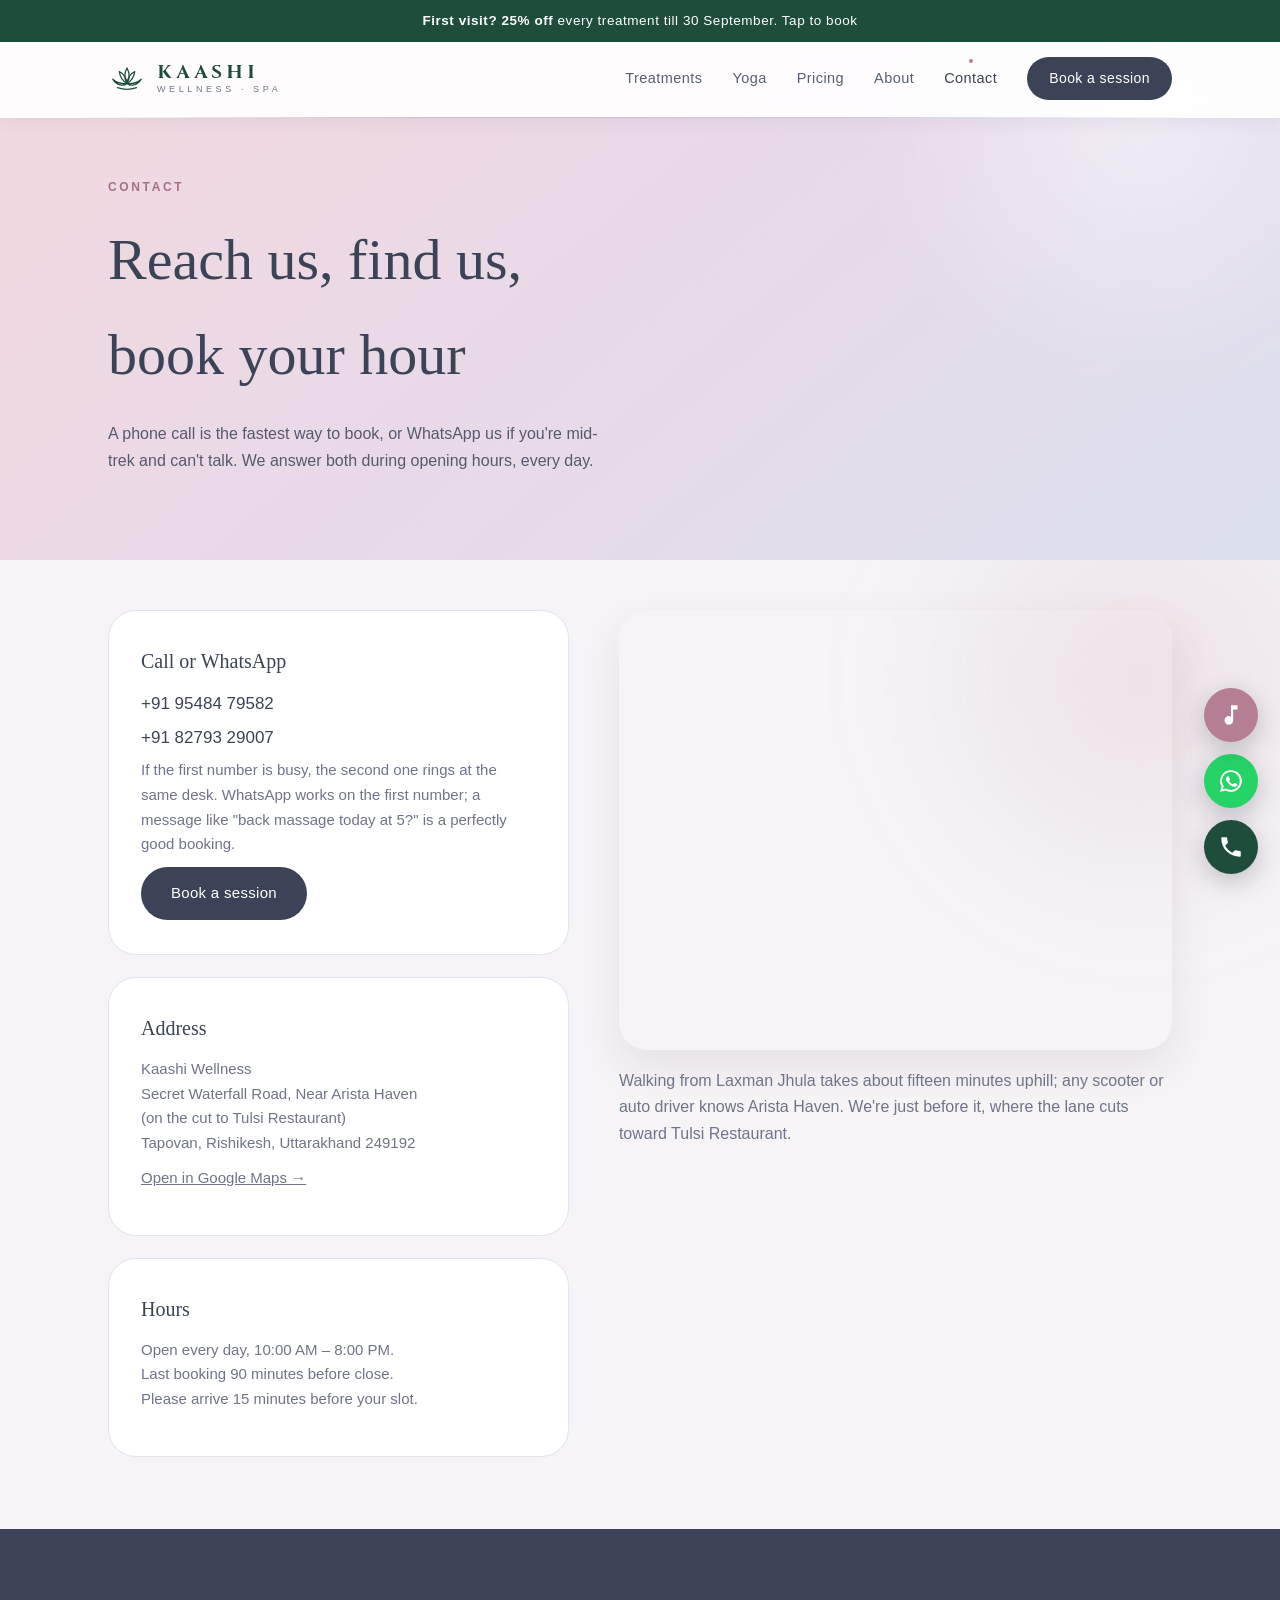
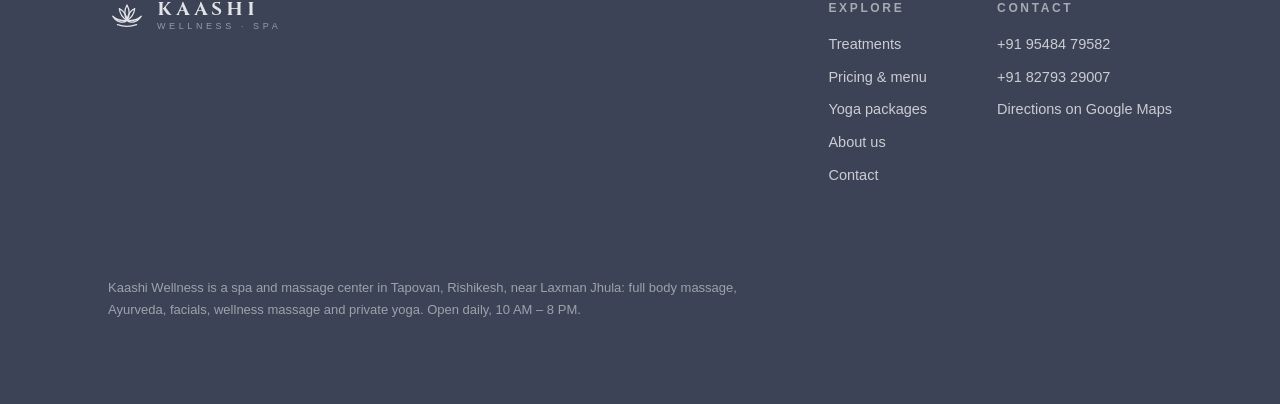
<file: contact.html>
<!DOCTYPE html>
<html lang="en">
<head>
<title>Contact Kaashi Wellness | Spa in Tapovan, Rishikesh | Book by Call or WhatsApp</title>
<meta name="description" content="Contact Kaashi Wellness, Tapovan, Rishikesh: call +91 95484 79582 or WhatsApp to book. Secret Waterfall Road, near Arista Haven. Open daily 10 AM–8 PM. Map and directions inside.">
<link rel="canonical" href="https://kaashiwellness.in/contact.html">
<meta property="og:title" content="Contact Kaashi Wellness | Spa in Tapovan, Rishikesh">
<meta property="og:description" content="Call or WhatsApp to book. Secret Waterfall Road, near Arista Haven, Tapovan. Open daily 10 AM–8 PM.">
<meta property="og:type" content="website">
<meta property="og:url" content="https://kaashiwellness.in/contact.html">
<meta name="twitter:card" content="summary">
<meta charset="UTF-8">
<meta name="viewport" content="width=device-width, initial-scale=1.0">
<meta name="theme-color" content="#f2d9de">
<meta name="geo.region" content="IN-UT">
<meta name="geo.placename" content="Tapovan, Rishikesh">
<meta name="ICBM" content="30.134050, 78.319502">
<link rel="icon" href="data:image/svg+xml,%3Csvg xmlns='http://www.w3.org/2000/svg' viewBox='0 0 64 44'%3E%3Cg fill='none' stroke='%231e4d3b' stroke-width='3.5' stroke-linecap='round' stroke-linejoin='round'%3E%3Cpath d='M32 5 C27.5 13 27.5 23 32 31 C36.5 23 36.5 13 32 5 Z'/%3E%3Cpath d='M32 31 C25 27 20 20 19 11 C27 15 31 22 32 31 Z'/%3E%3Cpath d='M32 31 C39 27 44 20 45 11 C37 15 33 22 32 31 Z'/%3E%3Cpath d='M16 38 Q32 44 48 38'/%3E%3C/g%3E%3C/svg%3E">
<link rel="stylesheet" href="css/style.css">
<script type="application/ld+json">
{
  "@context": "https://schema.org",
  "@type": "DaySpa",
  "@id": "https://kaashiwellness.in/#spa",
  "name": "Kaashi Wellness",
  "url": "https://kaashiwellness.in/",
  "telephone": "+919548479582",
  "priceRange": "₹₹",
  "address": {
    "@type": "PostalAddress",
    "streetAddress": "Secret Waterfall Road, Near Arista Haven, Tapovan",
    "addressLocality": "Rishikesh",
    "addressRegion": "Uttarakhand",
    "postalCode": "249192",
    "addressCountry": "IN"
  },
  "hasOfferCatalog": {
    "@type": "OfferCatalog",
    "name": "Kaashi Wellness Spa Menu",
    "itemListElement": [
      { "@type": "OfferCatalog", "name": "Full Body Massages", "description": "Deep tissue, Balinese, Swedish and aromatherapy massages, ₹1,999–₹3,499, 60/90 minutes" },
      { "@type": "OfferCatalog", "name": "Express Massages", "description": "Back, foot reflexology and head-neck-shoulder massages, ₹999, 30 minutes" },
      { "@type": "OfferCatalog", "name": "Body Scrubs", "description": "Exfoliation scrubs and nourishing body masques, ₹1,499–₹1,999, 30 minutes" },
      { "@type": "OfferCatalog", "name": "Facials", "description": "Hydrating, purifying, lightening, age-defying and healing facials, ₹1,999, 60 minutes" },
      { "@type": "OfferCatalog", "name": "Premium Package", "description": "Thai, hot stone, Potli, Udwarthanam and chakra balancing with sound healing, ₹2,999–₹3,999" },
      { "@type": "OfferCatalog", "name": "Ayurveda", "description": "Abhiyanga, Shirodhara, Nasyam, vasti therapies and more, ₹1,499–₹3,499" },
      { "@type": "OfferCatalog", "name": "Yoga", "description": "Private asana, pranayama, Yoga Nidra and meditation sessions, ₹1,499–₹2,999" }
    ]
  }
}
</script>
<script type="application/ld+json">
{
  "@context": "https://schema.org",
  "@type": "BreadcrumbList",
  "itemListElement": [
    { "@type": "ListItem", "position": 1, "name": "Home", "item": "https://kaashiwellness.in/" },
    { "@type": "ListItem", "position": 2, "name": "Contact", "item": "https://kaashiwellness.in/contact.html" }
  ]
}
</script>
</head>
<body class="has-sticky">

<a class="offer-bar" href="tel:+919548479582" data-book="my first visit (25% off)"><b>First visit? 25% off</b> every treatment till 30 September. Tap to book</a>
<nav class="site scrolled" id="siteNav">
  <div class="wrap">
    <a class="wordmark" href="index.html"><svg class="logo-mark" viewBox="0 0 64 44" fill="none" stroke="currentColor" stroke-width="2.2" stroke-linecap="round" stroke-linejoin="round" aria-hidden="true"><path d="M32 5 C27.5 13 27.5 23 32 31 C36.5 23 36.5 13 32 5 Z"/><path d="M32 31 C25 27 20 20 19 11 C27 15 31 22 32 31 Z"/><path d="M32 31 C39 27 44 20 45 11 C37 15 33 22 32 31 Z"/><path d="M32 31 C23 32 14 30 8 24 C15 35 26 36 32 31 Z"/><path d="M32 31 C41 32 50 30 56 24 C49 35 38 36 32 31 Z"/><path d="M16 38 Q32 44 48 38"/></svg><span class="logo-text">Kaashi<small>Wellness · Spa</small></span></a>
    <button class="menu-toggle" aria-label="Open menu" aria-expanded="false"><span></span><span></span><span></span></button>
    <div class="navlinks">
      <a href="index.html#services">Treatments</a>
      <a href="index.html#yoga">Yoga</a>
      <a href="pricing.html">Pricing</a>
      <a href="about.html">About</a>
      <a href="contact.html" aria-current="page">Contact</a>
      <a class="btn" href="tel:+919548479582" data-book="a session">Book a session</a>
    </div>
  </div>
</nav>

<header class="page-head">
  <div class="wrap">
    <p class="eyebrow">Contact</p>
    <h1>Reach us, find us, book your hour</h1>
    <p>A phone call is the fastest way to book, or WhatsApp us if you're mid-trek and can't talk. We answer both during opening hours, every day.</p>
  </div>
</header>

<main>
<section class="tight">
  <div class="wrap contact-grid">
    <div>
      <div class="contact-card">
        <h3>Call or WhatsApp</h3>
        <a class="plain" href="tel:+919548479582">+91 95484 79582</a>
        <a class="plain" href="tel:+918279329007">+91 82793 29007</a>
        <p>If the first number is busy, the second one rings at the same desk. WhatsApp works on the first number; a message like "back massage today at 5?" is a perfectly good booking.</p>
        <a class="btn" href="tel:+919548479582" data-book="a session">Book a session</a>
      </div>
      <div class="contact-card">
        <h3>Address</h3>
        <p>Kaashi Wellness<br>Secret Waterfall Road, Near Arista Haven<br>(on the cut to Tulsi Restaurant)<br>Tapovan, Rishikesh, Uttarakhand 249192</p>
        <p><a href="https://maps.google.com/?q=30.134050,78.319502" rel="noopener">Open in Google Maps →</a></p>
      </div>
      <div class="contact-card">
        <h3>Hours</h3>
        <p>Open every day, 10:00 AM – 8:00 PM.<br>Last booking 90 minutes before close.<br>Please arrive 15 minutes before your slot.</p>
      </div>
    </div>
    <div>
      <iframe class="map-embed" src="https://maps.google.com/maps?q=30.134050,78.319502&z=17&output=embed" title="Map showing Kaashi Wellness on Secret Waterfall Road, Tapovan, Rishikesh" loading="lazy" referrerpolicy="no-referrer-when-downgrade" allowfullscreen></iframe>
      <p class="prose dim" style="margin-top:18px">Walking from Laxman Jhula takes about fifteen minutes uphill; any scooter or auto driver knows Arista Haven. We're just before it, where the lane cuts toward Tulsi Restaurant.</p>
    </div>
  </div>
</section>
</main>

<footer>
  <div class="wrap">
    <div>
      <a class="wordmark" href="index.html"><svg class="logo-mark" viewBox="0 0 64 44" fill="none" stroke="currentColor" stroke-width="2.2" stroke-linecap="round" stroke-linejoin="round" aria-hidden="true"><path d="M32 5 C27.5 13 27.5 23 32 31 C36.5 23 36.5 13 32 5 Z"/><path d="M32 31 C25 27 20 20 19 11 C27 15 31 22 32 31 Z"/><path d="M32 31 C39 27 44 20 45 11 C37 15 33 22 32 31 Z"/><path d="M32 31 C23 32 14 30 8 24 C15 35 26 36 32 31 Z"/><path d="M32 31 C41 32 50 30 56 24 C49 35 38 36 32 31 Z"/><path d="M16 38 Q32 44 48 38"/></svg><span class="logo-text">Kaashi<small>Wellness · Spa</small></span></a>
    </div>
    <div class="cols">
      <div>
        <h4>Explore</h4>
        <a href="index.html#services">Treatments</a>
        <a href="pricing.html">Pricing &amp; menu</a>
        <a href="index.html#yoga">Yoga packages</a>
        <a href="about.html">About us</a>
        <a href="contact.html" aria-current="page">Contact</a>
      </div>
      <div>
        <h4>Contact</h4>
        <a href="tel:+919548479582">+91 95484 79582</a>
        <a href="tel:+918279329007">+91 82793 29007</a>
        <a href="https://maps.google.com/?q=30.134050,78.319502" rel="noopener">Directions on Google Maps</a>
      </div>
    </div>
    <p class="note">Kaashi Wellness is a spa and massage center in Tapovan, Rishikesh, near Laxman Jhula: full body massage, Ayurveda, facials, wellness massage and private yoga. Open daily, 10 AM – 8 PM.</p>
  </div>
</footer>

<a class="sticky-call" href="tel:+919548479582" data-book="a session">Book by call or WhatsApp · open till 8 PM</a>

<div class="fabs" id="fabs">
  <button class="fab music" id="musicToggle" aria-pressed="false" aria-label="Play calming music" title="Calming music">
    <svg viewBox="0 0 24 24" aria-hidden="true"><path d="M12 3v10.55A4 4 0 1 0 14 17V7h4V3h-6Z"/></svg>
    <span class="slash" aria-hidden="true"></span>
  </button>
  <a class="fab wa" href="https://wa.me/919548479582" rel="noopener" aria-label="Chat with Kaashi Wellness on WhatsApp">
    <svg viewBox="0 0 24 24" aria-hidden="true"><path d="M12 2a10 10 0 0 0-8.6 15.1L2 22l5.1-1.3A10 10 0 1 0 12 2Zm0 1.8a8.2 8.2 0 1 1-4.2 15.3l-.3-.2-3 .8.8-2.9-.2-.3A8.2 8.2 0 0 1 12 3.8Zm-3.1 4c-.2 0-.5 0-.7.3-.2.3-.9.9-.9 2.1s.9 2.5 1 2.6c.1.2 1.8 2.8 4.4 3.8 2.2.9 2.6.7 3.1.7.5-.1 1.5-.6 1.7-1.2.2-.6.2-1.1.2-1.2l-.5-.3-1.7-.8c-.2-.1-.4-.1-.6.1l-.8 1c-.1.2-.3.2-.5.1a6.7 6.7 0 0 1-3.3-2.9c-.1-.2 0-.4.1-.5l.6-.7c.2-.2.2-.4.1-.6l-.8-1.8c-.1-.4-.3-.6-.6-.6h-.8Z"/></svg>
  </a>
  <a class="fab call" href="tel:+919548479582" aria-label="Call Kaashi Wellness">
    <svg viewBox="0 0 24 24" aria-hidden="true"><path d="M6.6 10.8a15.6 15.6 0 0 0 6.6 6.6l2.2-2.2c.3-.3.7-.4 1-.2 1.1.4 2.3.6 3.6.6.6 0 1 .4 1 1V20c0 .6-.4 1-1 1A17 17 0 0 1 3 4c0-.6.4-1 1-1h3.5c.6 0 1 .4 1 1 0 1.2.2 2.4.6 3.6.1.3 0 .7-.2 1l-2.3 2.2Z"/></svg>
  </a>
</div>

<script>
  const fabs = document.getElementById('fabs');
  let lastY = scrollY, upTravel = 0;
  addEventListener('scroll', () => {
    const d = scrollY - lastY;
    if (d > 0) {
      fabs.classList.add('hidden');
      upTravel = 0;
    } else if (d < 0) {
      upTravel -= d;
      if (upTravel > 180 || scrollY < 80) fabs.classList.remove('hidden');
    }
    lastY = scrollY;
  }, {passive: true});
</script>


<div class="book-modal" id="bookModal" hidden>
  <div class="book-sheet" role="dialog" aria-label="Book a session">
    <h3>Book your session</h3>
    <p id="bookWhat">Choose how you'd like to reach us. We answer both quickly.</p>
    <a class="choice call" id="bookCall" href="tel:+919548479582">
      <svg viewBox="0 0 24 24" aria-hidden="true"><path d="M6.6 10.8a15.6 15.6 0 0 0 6.6 6.6l2.2-2.2c.3-.3.7-.4 1-.2 1.1.4 2.3.6 3.6.6.6 0 1 .4 1 1V20c0 .6-.4 1-1 1A17 17 0 0 1 3 4c0-.6.4-1 1-1h3.5c.6 0 1 .4 1 1 0 1.2.2 2.4.6 3.6.1.3 0 .7-.2 1l-2.3 2.2Z"/></svg>
      Call +91 95484 79582
    </a>
    <a class="choice wa" id="bookWa" href="https://wa.me/919548479582" rel="noopener">
      <svg viewBox="0 0 24 24" aria-hidden="true"><path d="M12 2a10 10 0 0 0-8.6 15.1L2 22l5.1-1.3A10 10 0 1 0 12 2Zm0 1.8a8.2 8.2 0 1 1-4.2 15.3l-.3-.2-3 .8.8-2.9-.2-.3A8.2 8.2 0 0 1 12 3.8Zm-3.1 4c-.2 0-.5 0-.7.3-.2.3-.9.9-.9 2.1s.9 2.5 1 2.6c.1.2 1.8 2.8 4.4 3.8 2.2.9 2.6.7 3.1.7.5-.1 1.5-.6 1.7-1.2.2-.6.2-1.1.2-1.2l-.5-.3-1.7-.8c-.2-.1-.4-.1-.6.1l-.8 1c-.1.2-.3.2-.5.1a6.7 6.7 0 0 1-3.3-2.9c-.1-.2 0-.4.1-.5l.6-.7c.2-.2.2-.4.1-.6l-.8-1.8c-.1-.4-.3-.6-.6-.6h-.8Z"/></svg>
      WhatsApp us
    </a>
    <p class="alt-number">First number busy? <a href="tel:+918279329007">+91 82793 29007</a></p>
    <button class="book-close" type="button">Close</button>
  </div>
</div>

<script>
  // Booking chooser: every booking button offers call or WhatsApp
  const bookModal = document.getElementById('bookModal');
  const bookWa = document.getElementById('bookWa');
  const bookWhat = document.getElementById('bookWhat');
  document.addEventListener('click', (e) => {
    const trigger = e.target.closest('[data-book]');
    if (trigger) {
      e.preventDefault();
      const what = trigger.getAttribute('data-book') || 'a session';
      bookWa.href = 'https://wa.me/919548479582?text=' +
        encodeURIComponent("Hi Kaashi Wellness, I'd like to book " + what + ".");
      bookWhat.textContent = 'Booking ' + what + '. Choose how to reach us.';
      bookModal.hidden = false;
      return;
    }
    if (e.target === bookModal || e.target.closest('.book-close')) bookModal.hidden = true;
  });
  addEventListener('keydown', (e) => { if (e.key === 'Escape') bookModal.hidden = true; });

  // Calming music: generative soundscape, no file needed.
  // Browsers block sound before the first tap/scroll, so "autoplay"
  // begins at the visitor's first interaction with the page.
  const musicBtn = document.getElementById('musicToggle');
  let actx = null, master = null, bellTimer = null, playing = false, userStopped = false;
  const NOTES = [261.63, 311.13, 349.23, 392, 466.16, 523.25];
  function buildAudio() {
    actx = new (window.AudioContext || window.webkitAudioContext)();
    master = actx.createGain();
    master.gain.value = 0;
    const lp = actx.createBiquadFilter();
    lp.type = 'lowpass';
    lp.frequency.value = 900;
    lp.connect(actx.destination);
    master.connect(lp);
    [98, 98.5, 146.8].forEach((f, i) => {
      const o = actx.createOscillator(), g = actx.createGain();
      o.type = 'sine'; o.frequency.value = f;
      g.gain.value = i < 2 ? 0.055 : 0.028;
      o.connect(g); g.connect(master); o.start();
    });
  }
  function bell() {
    if (!playing) return;
    const t = actx.currentTime;
    const o = actx.createOscillator(), g = actx.createGain();
    o.type = 'sine';
    o.frequency.value = NOTES[Math.floor(Math.random() * NOTES.length)];
    g.gain.setValueAtTime(0, t);
    g.gain.linearRampToValueAtTime(0.045, t + 0.5);
    g.gain.exponentialRampToValueAtTime(0.0001, t + 8);
    o.connect(g); g.connect(master);
    o.start(t); o.stop(t + 8.5);
    bellTimer = setTimeout(bell, 4500 + Math.random() * 6500);
  }
  function startMusic() {
    if (!actx) buildAudio();
    actx.resume().then(() => {
      playing = true;
      master.gain.cancelScheduledValues(actx.currentTime);
      master.gain.linearRampToValueAtTime(1, actx.currentTime + 3);
      bell();
      musicBtn.setAttribute('aria-pressed', 'true');
      musicBtn.setAttribute('aria-label', 'Pause calming music');
    }).catch(() => {});
  }
  function stopMusic() {
    playing = false;
    clearTimeout(bellTimer);
    if (master) master.gain.linearRampToValueAtTime(0, actx.currentTime + 0.8);
    musicBtn.setAttribute('aria-pressed', 'false');
    musicBtn.setAttribute('aria-label', 'Play calming music');
  }
  musicBtn.addEventListener('click', () => {
    if (playing) { userStopped = true; stopMusic(); }
    else { userStopped = false; startMusic(); }
  });
  function autoStart() {
    if (!playing && !userStopped) startMusic();
    removeEventListener('pointerdown', autoStart);
    removeEventListener('touchstart', autoStart);
    removeEventListener('scroll', autoStart);
    removeEventListener('keydown', autoStartKey);
  }
  function autoStartKey(e) { if (e.key !== 'Escape') autoStart(); }
  addEventListener('pointerdown', autoStart, {once: false});
  addEventListener('touchstart', autoStart, {passive: true});
  addEventListener('scroll', autoStart, {passive: true});
  addEventListener('keydown', autoStartKey);
</script>

<script>
  (function () {
    const mnav = document.getElementById('siteNav');
    const mtoggle = mnav.querySelector('.menu-toggle');
    mtoggle.addEventListener('click', () => {
      const open = mnav.classList.toggle('menu-open');
      mtoggle.setAttribute('aria-expanded', open);
      mtoggle.setAttribute('aria-label', open ? 'Close menu' : 'Open menu');
    });
    mnav.querySelectorAll('.navlinks a').forEach(a => a.addEventListener('click', () => {
      mnav.classList.remove('menu-open');
      mtoggle.setAttribute('aria-expanded', 'false');
    }));
  })();
</script>
</body>
</html>
</file>
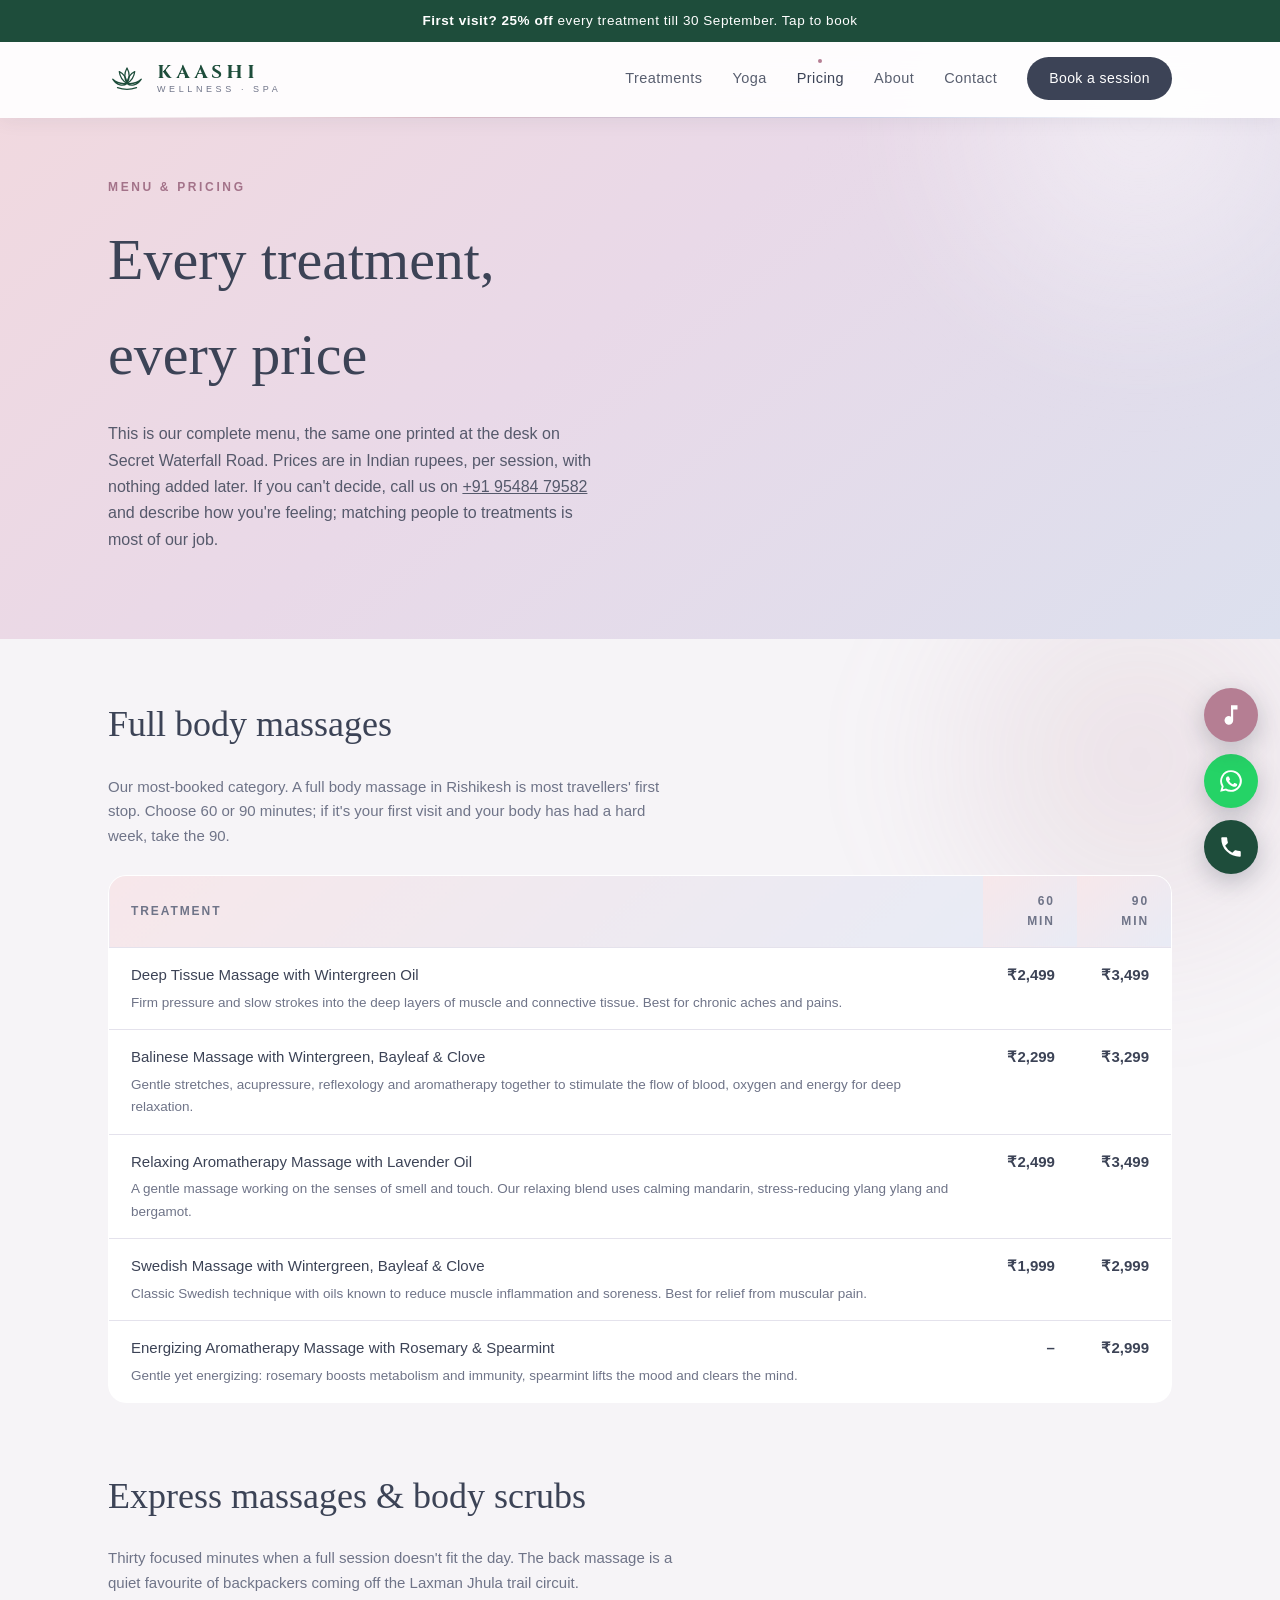
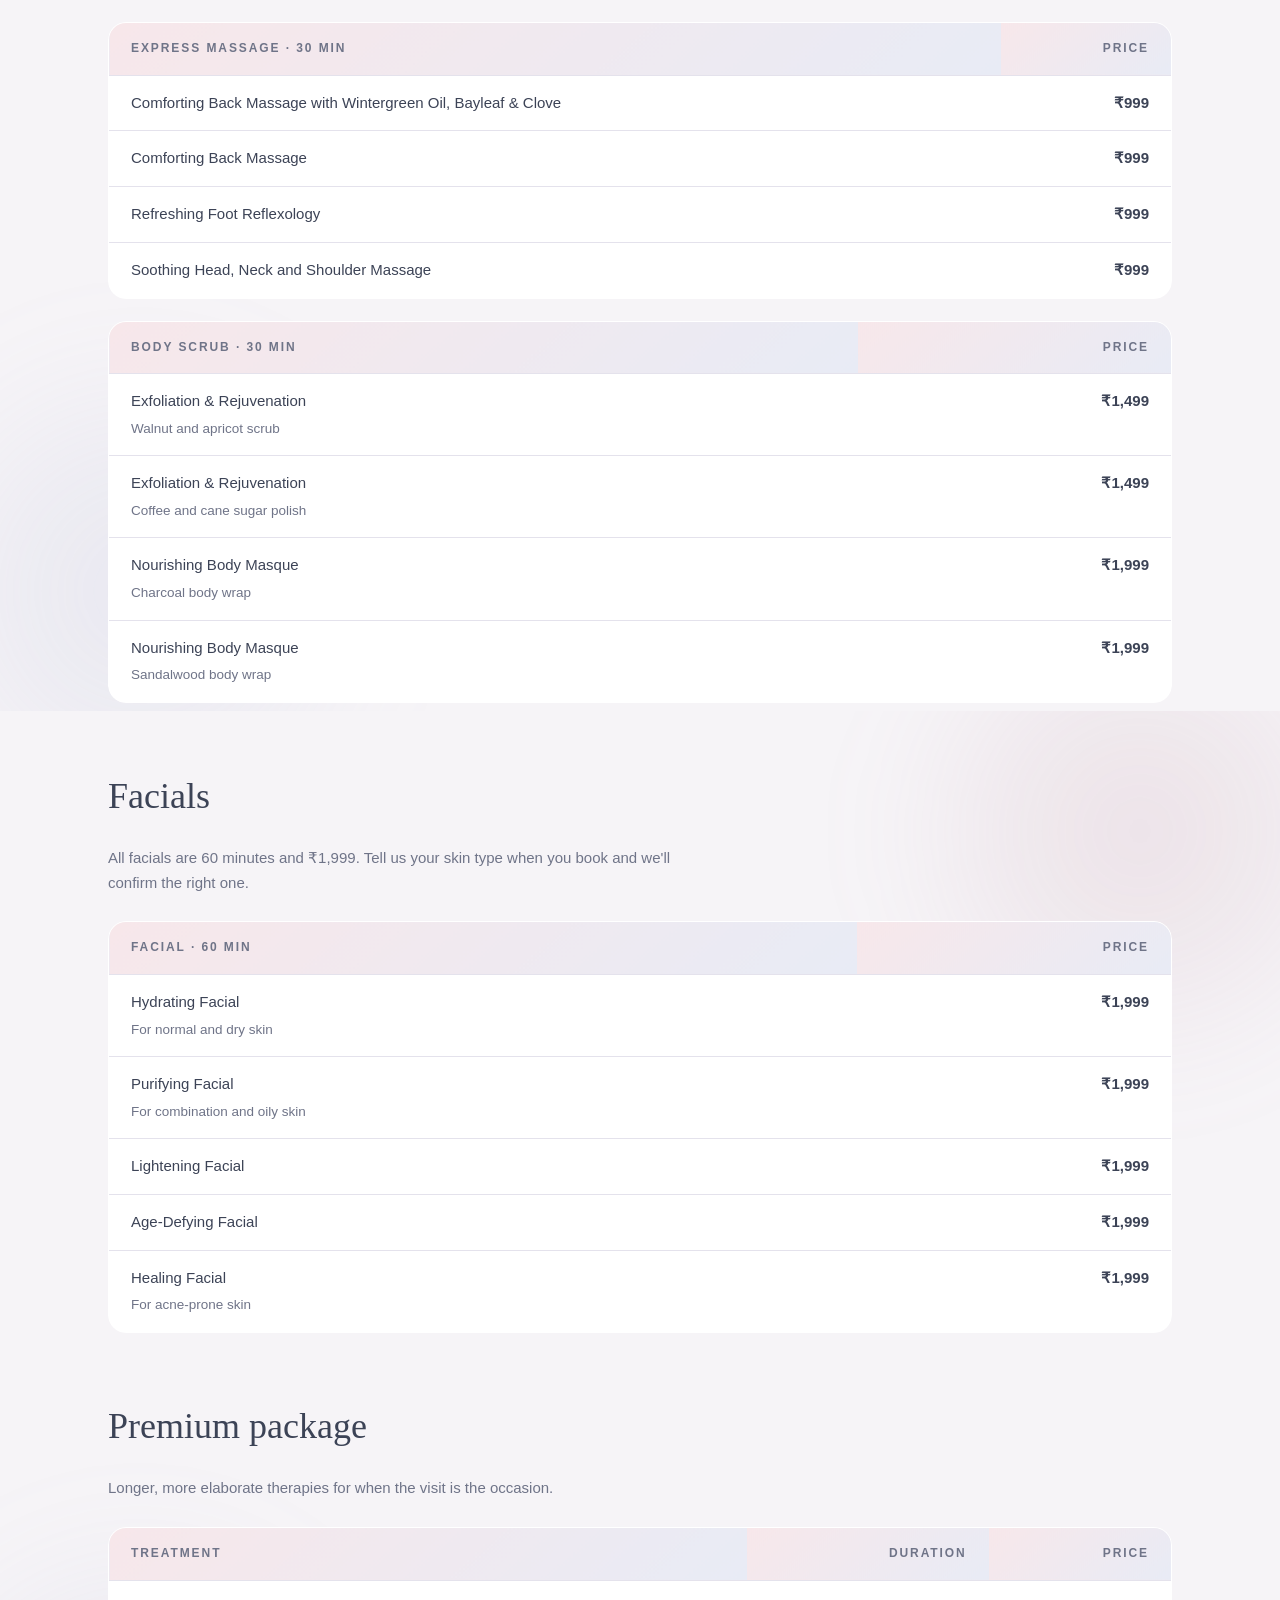
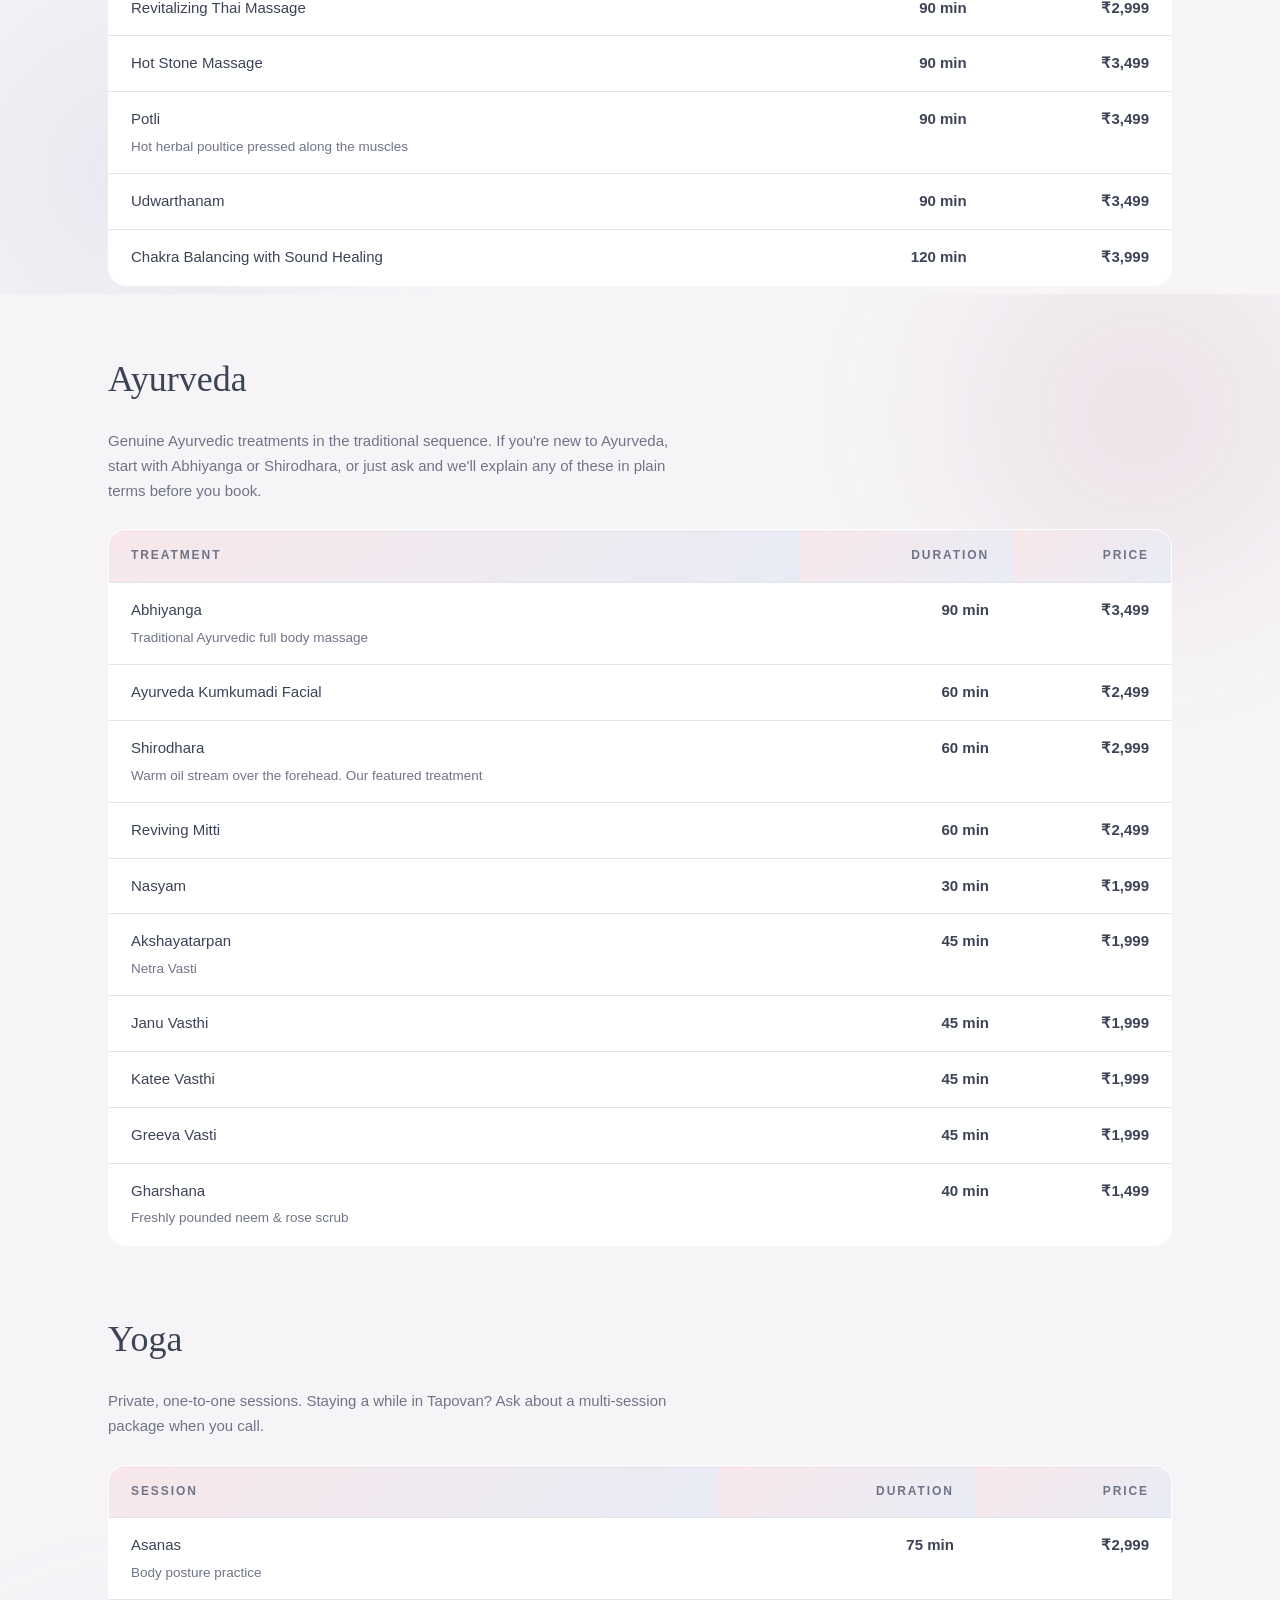
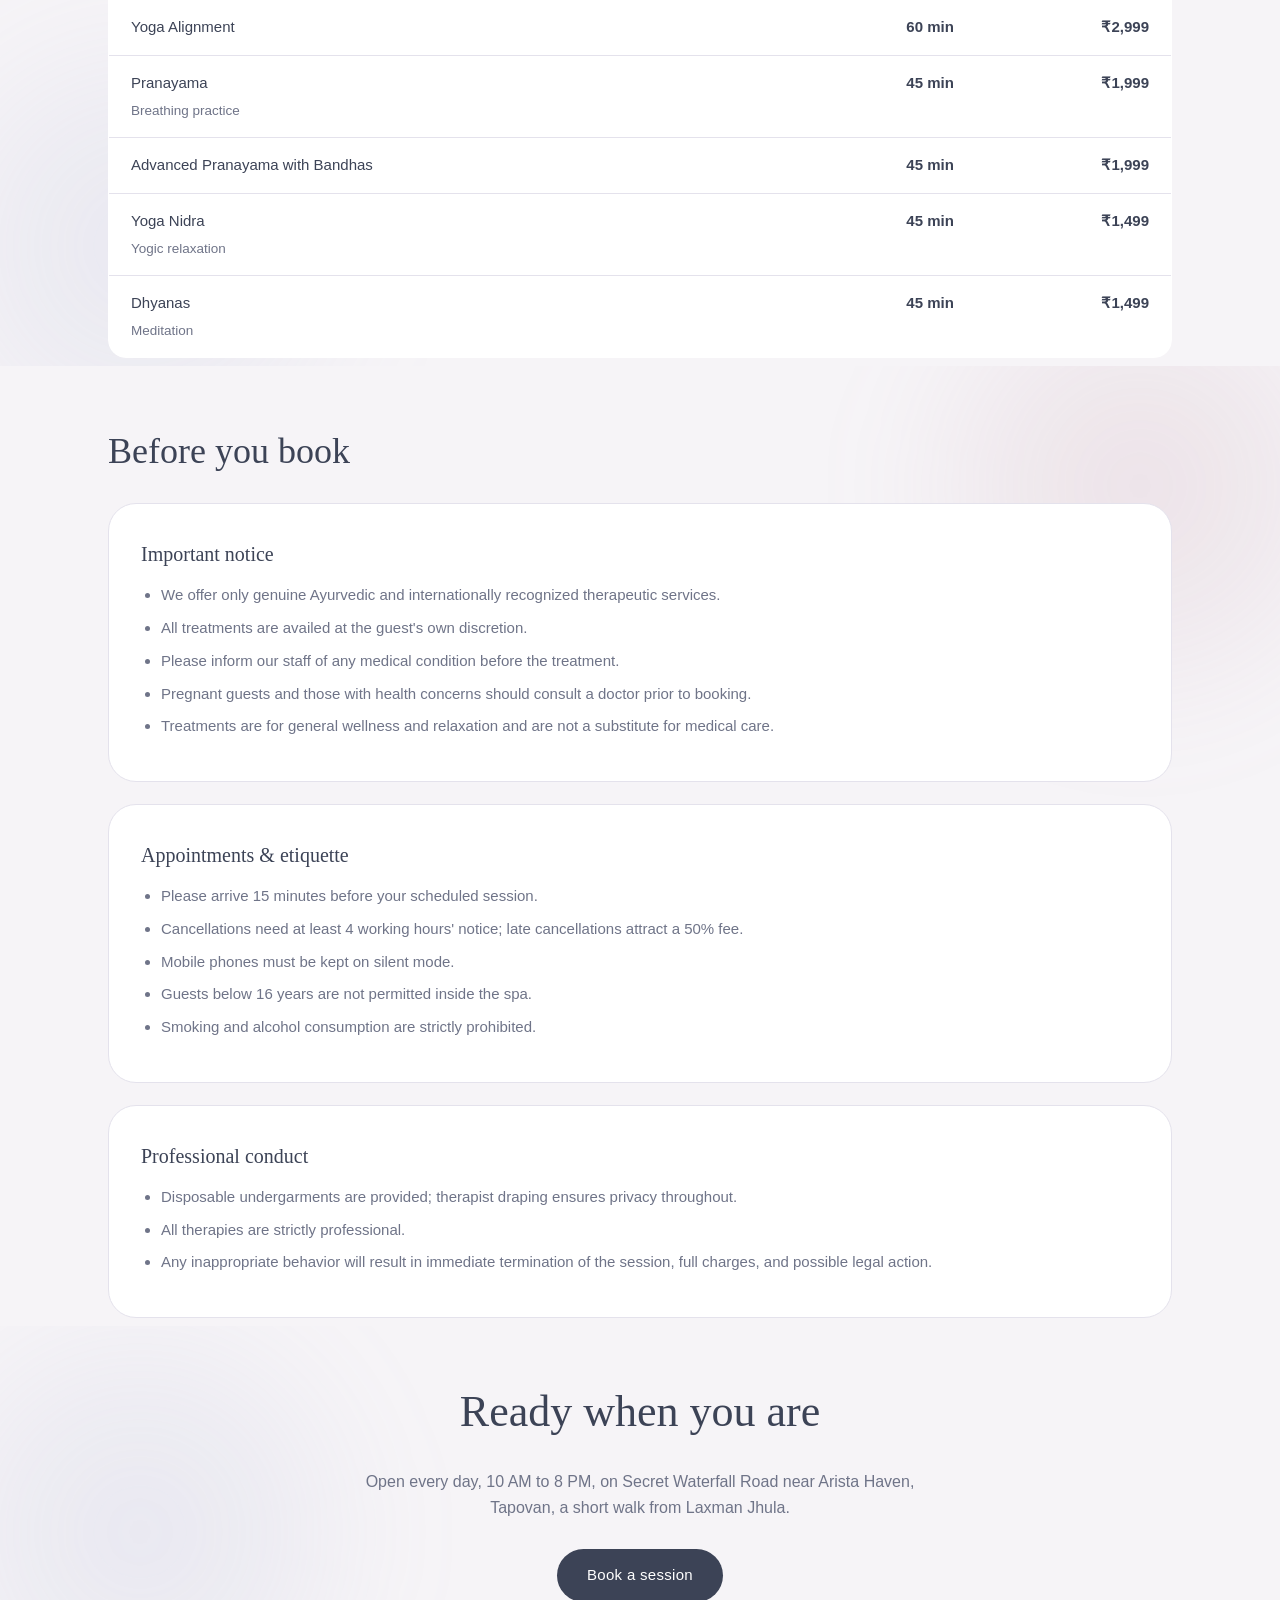
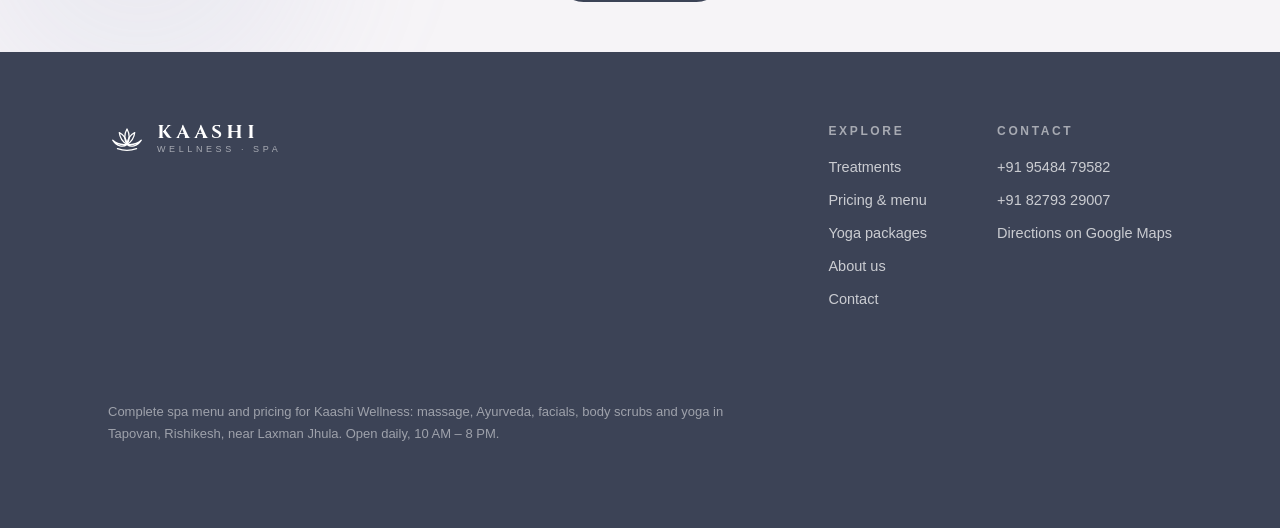
<file: pricing.html>
<!DOCTYPE html>
<html lang="en">
<head>
<meta charset="UTF-8">
<meta name="viewport" content="width=device-width, initial-scale=1.0">
<title>Spa Menu &amp; Pricing | Kaashi Wellness, Tapovan, Rishikesh</title>
<meta name="description" content="Complete price list for Kaashi Wellness, Tapovan, Rishikesh: full body massage from ₹1,999, express massages ₹999, Ayurveda, facials, body scrubs and private yoga sessions.">
<link rel="canonical" href="https://kaashiwellness.in/pricing.html">
<meta property="og:title" content="Spa Menu &amp; Pricing | Kaashi Wellness, Rishikesh">
<meta property="og:description" content="Every treatment and price at Kaashi Wellness, Tapovan: massage, Ayurveda, facials, scrubs and yoga. Open daily 10 AM–8 PM.">
<meta property="og:type" content="website">
<meta property="og:url" content="https://kaashiwellness.in/pricing.html">
<meta name="twitter:card" content="summary">
<meta name="theme-color" content="#f2d9de">
<meta name="geo.region" content="IN-UT">
<meta name="geo.placename" content="Tapovan, Rishikesh">
<meta name="ICBM" content="30.134050, 78.319502">
<link rel="icon" href="data:image/svg+xml,%3Csvg xmlns='http://www.w3.org/2000/svg' viewBox='0 0 64 44'%3E%3Cg fill='none' stroke='%231e4d3b' stroke-width='3.5' stroke-linecap='round' stroke-linejoin='round'%3E%3Cpath d='M32 5 C27.5 13 27.5 23 32 31 C36.5 23 36.5 13 32 5 Z'/%3E%3Cpath d='M32 31 C25 27 20 20 19 11 C27 15 31 22 32 31 Z'/%3E%3Cpath d='M32 31 C39 27 44 20 45 11 C37 15 33 22 32 31 Z'/%3E%3Cpath d='M16 38 Q32 44 48 38'/%3E%3C/g%3E%3C/svg%3E">
<link rel="stylesheet" href="css/style.css">
<script type="application/ld+json">
{
  "@context": "https://schema.org",
  "@type": "DaySpa",
  "@id": "https://kaashiwellness.in/#spa",
  "name": "Kaashi Wellness",
  "url": "https://kaashiwellness.in/",
  "telephone": "+919548479582",
  "priceRange": "₹₹",
  "address": {
    "@type": "PostalAddress",
    "streetAddress": "Secret Waterfall Road, Near Arista Haven, Tapovan",
    "addressLocality": "Rishikesh",
    "addressRegion": "Uttarakhand",
    "postalCode": "249192",
    "addressCountry": "IN"
  },
  "hasOfferCatalog": {
    "@type": "OfferCatalog",
    "name": "Kaashi Wellness Spa Menu",
    "itemListElement": [
      { "@type": "OfferCatalog", "name": "Full Body Massages", "description": "Deep tissue, Balinese, Swedish and aromatherapy massages, ₹1,999–₹3,499, 60/90 minutes" },
      { "@type": "OfferCatalog", "name": "Express Massages", "description": "Back, foot reflexology and head-neck-shoulder massages, ₹999, 30 minutes" },
      { "@type": "OfferCatalog", "name": "Body Scrubs", "description": "Exfoliation scrubs and nourishing body masques, ₹1,499–₹1,999, 30 minutes" },
      { "@type": "OfferCatalog", "name": "Facials", "description": "Hydrating, purifying, lightening, age-defying and healing facials, ₹1,999, 60 minutes" },
      { "@type": "OfferCatalog", "name": "Premium Package", "description": "Thai, hot stone, Potli, Udwarthanam and chakra balancing with sound healing, ₹2,999–₹3,999" },
      { "@type": "OfferCatalog", "name": "Ayurveda", "description": "Abhiyanga, Shirodhara, Nasyam, vasti therapies and more, ₹1,499–₹3,499" },
      { "@type": "OfferCatalog", "name": "Yoga", "description": "Private asana, pranayama, Yoga Nidra and meditation sessions, ₹1,499–₹2,999" }
    ]
  }
}
</script>
<script type="application/ld+json">
{
  "@context": "https://schema.org",
  "@type": "BreadcrumbList",
  "itemListElement": [
    { "@type": "ListItem", "position": 1, "name": "Home", "item": "https://kaashiwellness.in/" },
    { "@type": "ListItem", "position": 2, "name": "Menu & Pricing", "item": "https://kaashiwellness.in/pricing.html" }
  ]
}
</script>
</head>
<body class="has-sticky">

<a class="offer-bar" href="tel:+919548479582" data-book="my first visit (25% off)"><b>First visit? 25% off</b> every treatment till 30 September. Tap to book</a>
<nav class="site scrolled" id="siteNav">
  <div class="wrap">
    <a class="wordmark" href="index.html"><svg class="logo-mark" viewBox="0 0 64 44" fill="none" stroke="currentColor" stroke-width="2.2" stroke-linecap="round" stroke-linejoin="round" aria-hidden="true"><path d="M32 5 C27.5 13 27.5 23 32 31 C36.5 23 36.5 13 32 5 Z"/><path d="M32 31 C25 27 20 20 19 11 C27 15 31 22 32 31 Z"/><path d="M32 31 C39 27 44 20 45 11 C37 15 33 22 32 31 Z"/><path d="M32 31 C23 32 14 30 8 24 C15 35 26 36 32 31 Z"/><path d="M32 31 C41 32 50 30 56 24 C49 35 38 36 32 31 Z"/><path d="M16 38 Q32 44 48 38"/></svg><span class="logo-text">Kaashi<small>Wellness · Spa</small></span></a>
    <button class="menu-toggle" aria-label="Open menu" aria-expanded="false"><span></span><span></span><span></span></button>
    <div class="navlinks">
      <a href="index.html#services">Treatments</a>
      <a href="index.html#yoga">Yoga</a>
      <a href="pricing.html" aria-current="page">Pricing</a>
      <a href="about.html">About</a>
      <a href="contact.html">Contact</a>
      <a class="btn" href="tel:+919548479582" data-book="a session">Book a session</a>
    </div>
  </div>
</nav>

<header class="page-head">
  <div class="wrap">
    <p class="eyebrow">Menu &amp; pricing</p>
    <h1>Every treatment, every price</h1>
    <p>This is our complete menu, the same one printed at the desk on Secret Waterfall Road. Prices are in Indian rupees, per session, with nothing added later. If you can't decide, call us on <a href="tel:+919548479582">+91 95484 79582</a> and describe how you're feeling; matching people to treatments is most of our job.</p>
  </div>
</header>

<main>

<section class="menu-section" id="full-body">
  <div class="wrap">
    <h2>Full body massages</h2>
    <p class="note">Our most-booked category. A full body massage in Rishikesh is most travellers' first stop. Choose 60 or 90 minutes; if it's your first visit and your body has had a hard week, take the 90.</p>
    <div class="price-wrap">
    <table class="price-table">
      <tr><th>Treatment</th><th class="price">60 min</th><th class="price">90 min</th></tr>
      <tr><td>Deep Tissue Massage with Wintergreen Oil<span class="desc">Firm pressure and slow strokes into the deep layers of muscle and connective tissue. Best for chronic aches and pains.</span></td><td class="price">₹2,499</td><td class="price">₹3,499</td></tr>
      <tr><td>Balinese Massage with Wintergreen, Bayleaf &amp; Clove<span class="desc">Gentle stretches, acupressure, reflexology and aromatherapy together to stimulate the flow of blood, oxygen and energy for deep relaxation.</span></td><td class="price">₹2,299</td><td class="price">₹3,299</td></tr>
      <tr><td>Relaxing Aromatherapy Massage with Lavender Oil<span class="desc">A gentle massage working on the senses of smell and touch. Our relaxing blend uses calming mandarin, stress-reducing ylang ylang and bergamot.</span></td><td class="price">₹2,499</td><td class="price">₹3,499</td></tr>
      <tr><td>Swedish Massage with Wintergreen, Bayleaf &amp; Clove<span class="desc">Classic Swedish technique with oils known to reduce muscle inflammation and soreness. Best for relief from muscular pain.</span></td><td class="price">₹1,999</td><td class="price">₹2,999</td></tr>
      <tr><td>Energizing Aromatherapy Massage with Rosemary &amp; Spearmint<span class="desc">Gentle yet energizing: rosemary boosts metabolism and immunity, spearmint lifts the mood and clears the mind.</span></td><td class="price">–</td><td class="price">₹2,999</td></tr>
    </table>
    </div>
  </div>
</section>

<section class="menu-section" id="express">
  <div class="wrap">
    <h2>Express massages &amp; body scrubs</h2>
    <p class="note">Thirty focused minutes when a full session doesn't fit the day. The back massage is a quiet favourite of backpackers coming off the Laxman Jhula trail circuit.</p>
    <div class="price-wrap">
    <table class="price-table">
      <tr><th>Express massage · 30 min</th><th class="price">Price</th></tr>
      <tr><td>Comforting Back Massage with Wintergreen Oil, Bayleaf &amp; Clove</td><td class="price">₹999</td></tr>
      <tr><td>Comforting Back Massage</td><td class="price">₹999</td></tr>
      <tr><td>Refreshing Foot Reflexology</td><td class="price">₹999</td></tr>
      <tr><td>Soothing Head, Neck and Shoulder Massage</td><td class="price">₹999</td></tr>
    </table>
    </div>
    <div class="price-wrap" style="margin-top:22px" id="scrubs">
    <table class="price-table">
      <tr><th>Body scrub · 30 min</th><th class="price">Price</th></tr>
      <tr><td>Exfoliation &amp; Rejuvenation<span class="desc">Walnut and apricot scrub</span></td><td class="price">₹1,499</td></tr>
      <tr><td>Exfoliation &amp; Rejuvenation<span class="desc">Coffee and cane sugar polish</span></td><td class="price">₹1,499</td></tr>
      <tr><td>Nourishing Body Masque<span class="desc">Charcoal body wrap</span></td><td class="price">₹1,999</td></tr>
      <tr><td>Nourishing Body Masque<span class="desc">Sandalwood body wrap</span></td><td class="price">₹1,999</td></tr>
    </table>
    </div>
  </div>
</section>

<section class="menu-section" id="facials">
  <div class="wrap">
    <h2>Facials</h2>
    <p class="note">All facials are 60 minutes and ₹1,999. Tell us your skin type when you book and we'll confirm the right one.</p>
    <div class="price-wrap">
    <table class="price-table">
      <tr><th>Facial · 60 min</th><th class="price">Price</th></tr>
      <tr><td>Hydrating Facial<span class="desc">For normal and dry skin</span></td><td class="price">₹1,999</td></tr>
      <tr><td>Purifying Facial<span class="desc">For combination and oily skin</span></td><td class="price">₹1,999</td></tr>
      <tr><td>Lightening Facial</td><td class="price">₹1,999</td></tr>
      <tr><td>Age-Defying Facial</td><td class="price">₹1,999</td></tr>
      <tr><td>Healing Facial<span class="desc">For acne-prone skin</span></td><td class="price">₹1,999</td></tr>
    </table>
    </div>
  </div>
</section>

<section class="menu-section" id="premium">
  <div class="wrap">
    <h2>Premium package</h2>
    <p class="note">Longer, more elaborate therapies for when the visit is the occasion.</p>
    <div class="price-wrap">
    <table class="price-table">
      <tr><th>Treatment</th><th class="price">Duration</th><th class="price">Price</th></tr>
      <tr><td>Revitalizing Thai Massage</td><td class="price">90 min</td><td class="price">₹2,999</td></tr>
      <tr><td>Hot Stone Massage</td><td class="price">90 min</td><td class="price">₹3,499</td></tr>
      <tr><td>Potli<span class="desc">Hot herbal poultice pressed along the muscles</span></td><td class="price">90 min</td><td class="price">₹3,499</td></tr>
      <tr><td>Udwarthanam</td><td class="price">90 min</td><td class="price">₹3,499</td></tr>
      <tr><td>Chakra Balancing with Sound Healing</td><td class="price">120 min</td><td class="price">₹3,999</td></tr>
    </table>
    </div>
  </div>
</section>

<section class="menu-section" id="ayurveda">
  <div class="wrap">
    <h2>Ayurveda</h2>
    <p class="note">Genuine Ayurvedic treatments in the traditional sequence. If you're new to Ayurveda, start with Abhiyanga or Shirodhara, or just ask and we'll explain any of these in plain terms before you book.</p>
    <div class="price-wrap">
    <table class="price-table">
      <tr><th>Treatment</th><th class="price">Duration</th><th class="price">Price</th></tr>
      <tr><td>Abhiyanga<span class="desc">Traditional Ayurvedic full body massage</span></td><td class="price">90 min</td><td class="price">₹3,499</td></tr>
      <tr><td>Ayurveda Kumkumadi Facial</td><td class="price">60 min</td><td class="price">₹2,499</td></tr>
      <tr><td>Shirodhara<span class="desc">Warm oil stream over the forehead. Our featured treatment</span></td><td class="price">60 min</td><td class="price">₹2,999</td></tr>
      <tr><td>Reviving Mitti</td><td class="price">60 min</td><td class="price">₹2,499</td></tr>
      <tr><td>Nasyam</td><td class="price">30 min</td><td class="price">₹1,999</td></tr>
      <tr><td>Akshayatarpan<span class="desc">Netra Vasti</span></td><td class="price">45 min</td><td class="price">₹1,999</td></tr>
      <tr><td>Janu Vasthi</td><td class="price">45 min</td><td class="price">₹1,999</td></tr>
      <tr><td>Katee Vasthi</td><td class="price">45 min</td><td class="price">₹1,999</td></tr>
      <tr><td>Greeva Vasti</td><td class="price">45 min</td><td class="price">₹1,999</td></tr>
      <tr><td>Gharshana<span class="desc">Freshly pounded neem &amp; rose scrub</span></td><td class="price">40 min</td><td class="price">₹1,499</td></tr>
    </table>
    </div>
  </div>
</section>

<section class="menu-section" id="yoga">
  <div class="wrap">
    <h2>Yoga</h2>
    <p class="note">Private, one-to-one sessions. Staying a while in Tapovan? Ask about a multi-session package when you call.</p>
    <div class="price-wrap">
    <table class="price-table">
      <tr><th>Session</th><th class="price">Duration</th><th class="price">Price</th></tr>
      <tr><td>Asanas<span class="desc">Body posture practice</span></td><td class="price">75 min</td><td class="price">₹2,999</td></tr>
      <tr><td>Yoga Alignment</td><td class="price">60 min</td><td class="price">₹2,999</td></tr>
      <tr><td>Pranayama<span class="desc">Breathing practice</span></td><td class="price">45 min</td><td class="price">₹1,999</td></tr>
      <tr><td>Advanced Pranayama with Bandhas</td><td class="price">45 min</td><td class="price">₹1,999</td></tr>
      <tr><td>Yoga Nidra<span class="desc">Yogic relaxation</span></td><td class="price">45 min</td><td class="price">₹1,499</td></tr>
      <tr><td>Dhyanas<span class="desc">Meditation</span></td><td class="price">45 min</td><td class="price">₹1,499</td></tr>
    </table>
    </div>
  </div>
</section>

<section class="menu-section" id="policies">
  <div class="wrap">
    <h2>Before you book</h2>
    <div class="policy">
      <h3>Important notice</h3>
      <ul>
        <li>We offer only genuine Ayurvedic and internationally recognized therapeutic services.</li>
        <li>All treatments are availed at the guest's own discretion.</li>
        <li>Please inform our staff of any medical condition before the treatment.</li>
        <li>Pregnant guests and those with health concerns should consult a doctor prior to booking.</li>
        <li>Treatments are for general wellness and relaxation and are not a substitute for medical care.</li>
      </ul>
    </div>
    <div class="policy">
      <h3>Appointments &amp; etiquette</h3>
      <ul>
        <li>Please arrive 15 minutes before your scheduled session.</li>
        <li>Cancellations need at least 4 working hours' notice; late cancellations attract a 50% fee.</li>
        <li>Mobile phones must be kept on silent mode.</li>
        <li>Guests below 16 years are not permitted inside the spa.</li>
        <li>Smoking and alcohol consumption are strictly prohibited.</li>
      </ul>
    </div>
    <div class="policy">
      <h3>Professional conduct</h3>
      <ul>
        <li>Disposable undergarments are provided; therapist draping ensures privacy throughout.</li>
        <li>All therapies are strictly professional.</li>
        <li>Any inappropriate behavior will result in immediate termination of the session, full charges, and possible legal action.</li>
      </ul>
    </div>
  </div>
</section>

<section class="tight center">
  <div class="wrap">
    <h2>Ready when you are</h2>
    <p class="prose dim" style="margin:0 auto 28px">Open every day, 10 AM to 8 PM, on Secret Waterfall Road near Arista Haven, Tapovan, a short walk from Laxman Jhula.</p>
    <a class="btn" href="tel:+919548479582" data-book="a session">Book a session</a>
  </div>
</section>

</main>

<footer>
  <div class="wrap">
    <div>
      <span class="wordmark"><svg class="logo-mark" viewBox="0 0 64 44" fill="none" stroke="currentColor" stroke-width="2.2" stroke-linecap="round" stroke-linejoin="round" aria-hidden="true"><path d="M32 5 C27.5 13 27.5 23 32 31 C36.5 23 36.5 13 32 5 Z"/><path d="M32 31 C25 27 20 20 19 11 C27 15 31 22 32 31 Z"/><path d="M32 31 C39 27 44 20 45 11 C37 15 33 22 32 31 Z"/><path d="M32 31 C23 32 14 30 8 24 C15 35 26 36 32 31 Z"/><path d="M32 31 C41 32 50 30 56 24 C49 35 38 36 32 31 Z"/><path d="M16 38 Q32 44 48 38"/></svg><span class="logo-text">Kaashi<small>Wellness · Spa</small></span></span>
    </div>
    <div class="cols">
      <div>
        <h4>Explore</h4>
        <a href="index.html#services">Treatments</a>
        <a href="pricing.html">Pricing &amp; menu</a>
        <a href="index.html#yoga">Yoga packages</a>
        <a href="about.html">About us</a>
        <a href="contact.html">Contact</a>
      </div>
      <div>
        <h4>Contact</h4>
        <a href="tel:+919548479582">+91 95484 79582</a>
        <a href="tel:+918279329007">+91 82793 29007</a>
        <a href="https://maps.google.com/?q=30.134050,78.319502" rel="noopener">Directions on Google Maps</a>
      </div>
    </div>
    <p class="note">Complete spa menu and pricing for Kaashi Wellness: massage, Ayurveda, facials, body scrubs and yoga in Tapovan, Rishikesh, near Laxman Jhula. Open daily, 10 AM – 8 PM.</p>
  </div>
</footer>

<a class="sticky-call" href="tel:+919548479582" data-book="a session">Book by call or WhatsApp · open till 8 PM</a>

<div class="fabs" id="fabs">
  <button class="fab music" id="musicToggle" aria-pressed="false" aria-label="Play calming music" title="Calming music">
    <svg viewBox="0 0 24 24" aria-hidden="true"><path d="M12 3v10.55A4 4 0 1 0 14 17V7h4V3h-6Z"/></svg>
    <span class="slash" aria-hidden="true"></span>
  </button>
  <a class="fab wa" href="https://wa.me/919548479582" rel="noopener" aria-label="Chat with Kaashi Wellness on WhatsApp">
    <svg viewBox="0 0 24 24" aria-hidden="true"><path d="M12 2a10 10 0 0 0-8.6 15.1L2 22l5.1-1.3A10 10 0 1 0 12 2Zm0 1.8a8.2 8.2 0 1 1-4.2 15.3l-.3-.2-3 .8.8-2.9-.2-.3A8.2 8.2 0 0 1 12 3.8Zm-3.1 4c-.2 0-.5 0-.7.3-.2.3-.9.9-.9 2.1s.9 2.5 1 2.6c.1.2 1.8 2.8 4.4 3.8 2.2.9 2.6.7 3.1.7.5-.1 1.5-.6 1.7-1.2.2-.6.2-1.1.2-1.2l-.5-.3-1.7-.8c-.2-.1-.4-.1-.6.1l-.8 1c-.1.2-.3.2-.5.1a6.7 6.7 0 0 1-3.3-2.9c-.1-.2 0-.4.1-.5l.6-.7c.2-.2.2-.4.1-.6l-.8-1.8c-.1-.4-.3-.6-.6-.6h-.8Z"/></svg>
  </a>
  <a class="fab call" href="tel:+919548479582" aria-label="Call Kaashi Wellness">
    <svg viewBox="0 0 24 24" aria-hidden="true"><path d="M6.6 10.8a15.6 15.6 0 0 0 6.6 6.6l2.2-2.2c.3-.3.7-.4 1-.2 1.1.4 2.3.6 3.6.6.6 0 1 .4 1 1V20c0 .6-.4 1-1 1A17 17 0 0 1 3 4c0-.6.4-1 1-1h3.5c.6 0 1 .4 1 1 0 1.2.2 2.4.6 3.6.1.3 0 .7-.2 1l-2.3 2.2Z"/></svg>
  </a>
</div>

<script>
  const fabs = document.getElementById('fabs');
  let lastY = scrollY, upTravel = 0;
  addEventListener('scroll', () => {
    const d = scrollY - lastY;
    if (d > 0) {
      fabs.classList.add('hidden');
      upTravel = 0;
    } else if (d < 0) {
      upTravel -= d;
      if (upTravel > 180 || scrollY < 80) fabs.classList.remove('hidden');
    }
    lastY = scrollY;
  }, {passive: true});
</script>


<div class="book-modal" id="bookModal" hidden>
  <div class="book-sheet" role="dialog" aria-label="Book a session">
    <h3>Book your session</h3>
    <p id="bookWhat">Choose how you'd like to reach us. We answer both quickly.</p>
    <a class="choice call" id="bookCall" href="tel:+919548479582">
      <svg viewBox="0 0 24 24" aria-hidden="true"><path d="M6.6 10.8a15.6 15.6 0 0 0 6.6 6.6l2.2-2.2c.3-.3.7-.4 1-.2 1.1.4 2.3.6 3.6.6.6 0 1 .4 1 1V20c0 .6-.4 1-1 1A17 17 0 0 1 3 4c0-.6.4-1 1-1h3.5c.6 0 1 .4 1 1 0 1.2.2 2.4.6 3.6.1.3 0 .7-.2 1l-2.3 2.2Z"/></svg>
      Call +91 95484 79582
    </a>
    <a class="choice wa" id="bookWa" href="https://wa.me/919548479582" rel="noopener">
      <svg viewBox="0 0 24 24" aria-hidden="true"><path d="M12 2a10 10 0 0 0-8.6 15.1L2 22l5.1-1.3A10 10 0 1 0 12 2Zm0 1.8a8.2 8.2 0 1 1-4.2 15.3l-.3-.2-3 .8.8-2.9-.2-.3A8.2 8.2 0 0 1 12 3.8Zm-3.1 4c-.2 0-.5 0-.7.3-.2.3-.9.9-.9 2.1s.9 2.5 1 2.6c.1.2 1.8 2.8 4.4 3.8 2.2.9 2.6.7 3.1.7.5-.1 1.5-.6 1.7-1.2.2-.6.2-1.1.2-1.2l-.5-.3-1.7-.8c-.2-.1-.4-.1-.6.1l-.8 1c-.1.2-.3.2-.5.1a6.7 6.7 0 0 1-3.3-2.9c-.1-.2 0-.4.1-.5l.6-.7c.2-.2.2-.4.1-.6l-.8-1.8c-.1-.4-.3-.6-.6-.6h-.8Z"/></svg>
      WhatsApp us
    </a>
    <p class="alt-number">First number busy? <a href="tel:+918279329007">+91 82793 29007</a></p>
    <button class="book-close" type="button">Close</button>
  </div>
</div>

<script>
  // Booking chooser: every booking button offers call or WhatsApp
  const bookModal = document.getElementById('bookModal');
  const bookWa = document.getElementById('bookWa');
  const bookWhat = document.getElementById('bookWhat');
  document.addEventListener('click', (e) => {
    const trigger = e.target.closest('[data-book]');
    if (trigger) {
      e.preventDefault();
      const what = trigger.getAttribute('data-book') || 'a session';
      bookWa.href = 'https://wa.me/919548479582?text=' +
        encodeURIComponent("Hi Kaashi Wellness, I'd like to book " + what + ".");
      bookWhat.textContent = 'Booking ' + what + '. Choose how to reach us.';
      bookModal.hidden = false;
      return;
    }
    if (e.target === bookModal || e.target.closest('.book-close')) bookModal.hidden = true;
  });
  addEventListener('keydown', (e) => { if (e.key === 'Escape') bookModal.hidden = true; });

  // Calming music: generative soundscape, no file needed.
  // Browsers block sound before the first tap/scroll, so "autoplay"
  // begins at the visitor's first interaction with the page.
  const musicBtn = document.getElementById('musicToggle');
  let actx = null, master = null, bellTimer = null, playing = false, userStopped = false;
  const NOTES = [261.63, 311.13, 349.23, 392, 466.16, 523.25];
  function buildAudio() {
    actx = new (window.AudioContext || window.webkitAudioContext)();
    master = actx.createGain();
    master.gain.value = 0;
    const lp = actx.createBiquadFilter();
    lp.type = 'lowpass';
    lp.frequency.value = 900;
    lp.connect(actx.destination);
    master.connect(lp);
    [98, 98.5, 146.8].forEach((f, i) => {
      const o = actx.createOscillator(), g = actx.createGain();
      o.type = 'sine'; o.frequency.value = f;
      g.gain.value = i < 2 ? 0.055 : 0.028;
      o.connect(g); g.connect(master); o.start();
    });
  }
  function bell() {
    if (!playing) return;
    const t = actx.currentTime;
    const o = actx.createOscillator(), g = actx.createGain();
    o.type = 'sine';
    o.frequency.value = NOTES[Math.floor(Math.random() * NOTES.length)];
    g.gain.setValueAtTime(0, t);
    g.gain.linearRampToValueAtTime(0.045, t + 0.5);
    g.gain.exponentialRampToValueAtTime(0.0001, t + 8);
    o.connect(g); g.connect(master);
    o.start(t); o.stop(t + 8.5);
    bellTimer = setTimeout(bell, 4500 + Math.random() * 6500);
  }
  function startMusic() {
    if (!actx) buildAudio();
    actx.resume().then(() => {
      playing = true;
      master.gain.cancelScheduledValues(actx.currentTime);
      master.gain.linearRampToValueAtTime(1, actx.currentTime + 3);
      bell();
      musicBtn.setAttribute('aria-pressed', 'true');
      musicBtn.setAttribute('aria-label', 'Pause calming music');
    }).catch(() => {});
  }
  function stopMusic() {
    playing = false;
    clearTimeout(bellTimer);
    if (master) master.gain.linearRampToValueAtTime(0, actx.currentTime + 0.8);
    musicBtn.setAttribute('aria-pressed', 'false');
    musicBtn.setAttribute('aria-label', 'Play calming music');
  }
  musicBtn.addEventListener('click', () => {
    if (playing) { userStopped = true; stopMusic(); }
    else { userStopped = false; startMusic(); }
  });
  function autoStart() {
    if (!playing && !userStopped) startMusic();
    removeEventListener('pointerdown', autoStart);
    removeEventListener('touchstart', autoStart);
    removeEventListener('scroll', autoStart);
    removeEventListener('keydown', autoStartKey);
  }
  function autoStartKey(e) { if (e.key !== 'Escape') autoStart(); }
  addEventListener('pointerdown', autoStart, {once: false});
  addEventListener('touchstart', autoStart, {passive: true});
  addEventListener('scroll', autoStart, {passive: true});
  addEventListener('keydown', autoStartKey);
</script>

<script>
  (function () {
    const mnav = document.getElementById('siteNav');
    const mtoggle = mnav.querySelector('.menu-toggle');
    mtoggle.addEventListener('click', () => {
      const open = mnav.classList.toggle('menu-open');
      mtoggle.setAttribute('aria-expanded', open);
      mtoggle.setAttribute('aria-label', open ? 'Close menu' : 'Open menu');
    });
    mnav.querySelectorAll('.navlinks a').forEach(a => a.addEventListener('click', () => {
      mnav.classList.remove('menu-open');
      mtoggle.setAttribute('aria-expanded', 'false');
    }));
  })();
</script>
</body>
</html>
</file>
<file: css/style.css>
/* Kaashi Wellness — Misty Rose design system */

/* Cinzel subset (KASHI glyphs only, 1.2KB) — self-hosted for the wordmark */
@font-face {
  font-family: 'Cinzel';
  font-style: normal;
  font-weight: 700;
  src: url([data-uri]) format('woff2');
  unicode-range: U+41, U+48-49, U+4B, U+53;
}

:root {
  --grad: linear-gradient(140deg, #f2d9de 0%, #e9d9e8 48%, #dce0ee 100%);
  --grad-soft: linear-gradient(140deg, #f7e7ea, #e8ebf5);
  --ground: #f6f4f7;
  --panel: #ffffff;
  --ink: #3c4356;
  --ink-soft: #6f7488;
  --accent: #b57e93;
  --accent-ink: #96617a;
  --line: #e4e2ec;
  --display-face: "Baskerville", "Big Caslon", "Hoefler Text", Georgia, serif;
  --body-face: "Seravek", "Trebuchet MS", "Segoe UI", "Helvetica Neue", sans-serif;
  --card-radius: 28px;
  --btn-radius: 999px;
  --logo-green: #1e4d3b;
}

* { box-sizing: border-box; }
html { scroll-behavior: smooth; }
body {
  margin: 0;
  background: var(--ground);
  color: var(--ink);
  font-family: var(--body-face);
  line-height: 1.65;
  -webkit-font-smoothing: antialiased;
}
img { max-width: 100%; }
a { color: inherit; }

.wrap { max-width: 1120px; margin: 0 auto; padding: 0 28px; }
.eyebrow {
  font-size: 12px;
  letter-spacing: 0.22em;
  text-transform: uppercase;
  color: var(--accent-ink);
  margin: 0 0 14px;
  font-weight: 600;
}
h1, h2, h3 { font-family: var(--display-face); font-weight: 500; text-wrap: balance; margin: 0; }

.btn {
  display: inline-block;
  padding: 14px 30px;
  border-radius: var(--btn-radius);
  background: var(--ink);
  color: #fff;
  text-decoration: none;
  font-size: 15px;
  letter-spacing: 0.02em;
  transition: transform .25s ease, box-shadow .25s ease;
}
.btn:hover { transform: translateY(-2px); box-shadow: 0 12px 26px rgba(80,50,60,0.22); }
.btn:focus-visible { outline: 2px solid var(--accent); outline-offset: 3px; }
.btn.ghost { background: transparent; color: var(--ink); border: 1px solid var(--ink); }
.btn.ghost:hover { box-shadow: none; background: rgba(255,255,255,0.45); }

/* ============ offer bar ============ */
.offer-bar {
  position: fixed;
  top: 0; left: 0; right: 0;
  z-index: 55;
  display: block;
  background: var(--logo-green);
  color: #fff;
  text-align: center;
  font-size: 13.5px;
  letter-spacing: 0.04em;
  padding: 10px 16px;
  text-decoration: none;
  white-space: nowrap;
  overflow: hidden;
  text-overflow: ellipsis;
}
.offer-bar b { font-weight: 600; }
.offer-bar:hover { filter: brightness(1.1); }
.offer-bar:focus-visible { outline: 2px solid var(--accent); outline-offset: -3px; }

/* ============ nav ============ */
nav.site {
  position: fixed;
  top: 39px; left: 0; right: 0;
  z-index: 50;
  transition: background .3s ease, box-shadow .3s ease;
}
nav.site.scrolled {
  background: rgba(255,255,255,0.92);
  backdrop-filter: blur(12px);
  box-shadow: 0 2px 18px rgba(60,67,86,0.08);
}
nav.site .wrap {
  display: flex;
  align-items: center;
  justify-content: space-between;
  padding-top: 18px;
  padding-bottom: 18px;
}
.wordmark {
  display: flex;
  align-items: center;
  gap: 11px;
  color: var(--logo-green);
  text-decoration: none;
}
.logo-mark { width: 38px; height: auto; flex-shrink: 0; }
.logo-text {
  font-family: "Cinzel", "Trajan Pro", "Baskerville", Georgia, serif;
  font-size: 19px;
  font-weight: 700;
  letter-spacing: 0.2em;
  line-height: 1.1;
  text-transform: uppercase;
}
.logo-text small {
  display: block;
  font-family: var(--body-face);
  font-size: 9px;
  font-weight: 400;
  letter-spacing: 0.4em;
  text-transform: uppercase;
  color: var(--ink-soft);
  margin-top: 2px;
}
.navlinks { display: flex; gap: 30px; align-items: center; }
.navlinks a {
  text-decoration: none;
  font-size: 14.5px;
  letter-spacing: 0.03em;
  color: var(--ink);
  opacity: 0.85;
}
.navlinks a:hover { opacity: 1; }
.navlinks a:focus-visible { outline: 2px solid var(--accent); outline-offset: 3px; }
.navlinks .btn { padding: 10px 22px; font-size: 14px; color: #fff; opacity: 1; }

/* menu strip: a fine rose-to-lilac underline draws in on hover; a small
   petal dot marks the page you are on; the strip itself gains a gradient
   hairline once it lifts off the top */
nav.site::after {
  content: "";
  position: absolute;
  left: 0; right: 0; bottom: 0;
  height: 1px;
  background: linear-gradient(90deg, transparent 5%, rgba(181,126,147,0.55), rgba(154,163,205,0.55), transparent 95%);
  opacity: 0;
  transition: opacity .4s ease;
  pointer-events: none;
}
nav.site.scrolled::after { opacity: 1; }
@media (min-width: 761px) {
  .navlinks a:not(.btn) { position: relative; padding: 5px 0; }
  .navlinks a:not(.btn)::after {
    content: "";
    position: absolute;
    left: 0; right: 0; bottom: 0;
    height: 1.5px;
    border-radius: 2px;
    background: linear-gradient(90deg, var(--accent), #9aa3cd);
    transform: scaleX(0);
    transform-origin: left;
    transition: transform .32s ease;
  }
  .navlinks a:not(.btn):hover::after,
  .navlinks a:not(.btn):focus-visible::after { transform: scaleX(1); }
  .navlinks a[aria-current="page"] { opacity: 1; }
  .navlinks a[aria-current="page"]::before {
    content: "";
    position: absolute;
    top: -3px;
    left: 50%;
    transform: translateX(-50%);
    width: 4px; height: 4px;
    border-radius: 50%;
    background: var(--accent);
  }
  @media (prefers-reduced-motion: reduce) {
    .navlinks a:not(.btn)::after { transition: none; }
  }
}
@media (max-width: 760px) {
  .navlinks a[aria-current="page"]:not(.btn) { color: var(--accent-ink); }
}

/* mobile menu */
.menu-toggle {
  display: none;
  border: 0;
  background: transparent;
  cursor: pointer;
  flex-direction: column;
  gap: 5px;
  padding: 10px;
}
.menu-toggle span {
  width: 24px;
  height: 2px;
  background: var(--ink);
  border-radius: 2px;
  transition: transform .25s ease, opacity .25s ease;
}
.menu-toggle:focus-visible { outline: 2px solid var(--accent); outline-offset: 2px; border-radius: 6px; }
nav.site.menu-open .menu-toggle span:nth-child(1) { transform: translateY(7px) rotate(45deg); }
nav.site.menu-open .menu-toggle span:nth-child(2) { opacity: 0; }
nav.site.menu-open .menu-toggle span:nth-child(3) { transform: translateY(-7px) rotate(-45deg); }
@media (max-width: 760px) {
  .menu-toggle { display: flex; }
  nav.site.menu-open {
    background: rgba(255,255,255,0.97);
    backdrop-filter: blur(14px);
  }
  .navlinks {
    position: absolute;
    top: 100%;
    left: 0;
    right: 0;
    display: none;
    flex-direction: column;
    align-items: flex-start;
    gap: 0;
    background: rgba(255,255,255,0.97);
    backdrop-filter: blur(14px);
    padding: 6px 28px 24px;
    box-shadow: 0 24px 40px rgba(60,67,86,0.16);
  }
  nav.site.menu-open .navlinks { display: flex; }
  .navlinks a:not(.btn) {
    display: block;
    width: 100%;
    padding: 14px 0;
    font-size: 17px;
    border-bottom: 1px solid var(--line);
  }
  .navlinks a:last-of-type:not(.btn) { border-bottom: 0; }
  .navlinks .btn { margin-top: 16px; width: 100%; text-align: center; padding: 14px 22px; }
}

/* ============ hero ============ */
header.hero {
  position: relative;
  background: var(--grad);
  min-height: 88vh;
  display: flex;
  flex-direction: column;
  justify-content: center;
  overflow: hidden;
}
.hero .wrap { position: relative; z-index: 2; padding-top: 110px; padding-bottom: 110px; }
.hero h1 {
  font-size: clamp(38px, 6vw, 72px);
  line-height: 1.08;
  max-width: 16ch;
}
.hero p.lede {
  max-width: 50ch;
  font-size: clamp(16px, 1.6vw, 19px);
  opacity: 0.85;
  margin: 26px 0 38px;
}
.hero .cta-row { display: flex; gap: 14px; flex-wrap: wrap; }
.orb {
  position: absolute;
  border-radius: 50%;
  filter: blur(60px);
  opacity: 0.55;
  pointer-events: none;
}
.orb.one { width: 420px; height: 420px; background: #ffffff; top: -120px; right: 6%; }
.orb.two { width: 340px; height: 340px; background: var(--accent); opacity: 0.18; bottom: -80px; left: 42%; }
.hero .moon {
  position: absolute;
  right: 10%;
  top: 22%;
  width: clamp(160px, 24vw, 300px);
  height: clamp(160px, 24vw, 300px);
  border-radius: 50%;
  background: radial-gradient(circle at 42% 38%, rgba(255,255,255,0.95), rgba(255,255,255,0.28) 58%, transparent 74%);
  z-index: 1;
  animation: breathe 9s ease-in-out infinite;
}
@keyframes breathe {
  0%, 100% { transform: scale(1); opacity: 0.9; }
  50% { transform: scale(1.06); opacity: 1; }
}
@media (prefers-reduced-motion: reduce) {
  .hero .moon { animation: none; }
  .btn { transition: none; }
}

/* ============ shared sections ============ */
section { padding: 90px 0; }
section.tight { padding: 50px 0; }

/* breathing ambience — every section carries a soft orb that swells and
   fades like a slow breath; rhythms are staggered so the page never pulses
   in lockstep */
section, .page-head { position: relative; overflow: hidden; }
section > .wrap, .page-head > .wrap { position: relative; z-index: 1; }
section::before, .page-head::before {
  content: "";
  position: absolute;
  width: 560px;
  height: 560px;
  border-radius: 50%;
  background: radial-gradient(circle, rgba(181,126,147,0.16), transparent 68%);
  filter: blur(46px);
  top: -160px;
  right: -140px;
  pointer-events: none;
  animation: breathe-soft 11s ease-in-out infinite;
}
section:nth-of-type(even)::before {
  right: auto;
  left: -140px;
  top: auto;
  bottom: -160px;
  background: radial-gradient(circle, rgba(154,163,205,0.16), transparent 68%);
  animation-duration: 13s;
  animation-delay: -4s;
}
section:nth-of-type(3n)::before {
  animation-duration: 9s;
  animation-delay: -2s;
}
.page-head::before {
  background: radial-gradient(circle, rgba(255,255,255,0.5), transparent 68%);
  animation-duration: 12s;
}
@keyframes breathe-soft {
  0%, 100% { transform: scale(1); opacity: 0.55; }
  50% { transform: scale(1.22); opacity: 1; }
}
@media (prefers-reduced-motion: reduce) {
  section::before, .page-head::before { animation: none; }
}
.center { text-align: center; }
.center h2 { max-width: 24ch; margin-left: auto; margin-right: auto; }
h2 { font-size: clamp(28px, 3.6vw, 44px); margin-bottom: 20px; }
.prose { max-width: 68ch; color: var(--ink); }
.prose.dim { color: var(--ink-soft); }
.center .prose { margin: 0 auto; }
.prose p { margin: 0 0 18px; }

/* services grid */
.svc-grid { display: grid; grid-template-columns: repeat(3, 1fr); gap: 22px; margin-top: 44px; }
@media (max-width: 900px) { .svc-grid { grid-template-columns: repeat(2, 1fr); } }
@media (max-width: 600px) { .svc-grid { grid-template-columns: 1fr; } }
.svc {
  background: var(--panel);
  border: 1px solid var(--line);
  border-radius: var(--card-radius);
  padding: 30px 28px 26px;
  display: flex;
  flex-direction: column;
  gap: 10px;
  text-decoration: none;
  transition: transform .3s ease, box-shadow .3s ease;
}
.svc:hover { transform: translateY(-4px); box-shadow: 0 18px 40px rgba(120,80,90,0.12); }
.svc:focus-visible { outline: 2px solid var(--accent); outline-offset: 3px; }
.svc .swatch { width: 52px; height: 52px; border-radius: 50%; background: var(--grad); margin-bottom: 8px; }
.svc h3 { font-size: 22px; }
.svc p { margin: 0; font-size: 14.5px; color: var(--ink-soft); flex: 1; }
.svc .meta {
  display: flex;
  justify-content: space-between;
  border-top: 1px solid var(--line);
  padding-top: 14px;
  margin-top: 8px;
  font-size: 13.5px;
  color: var(--ink-soft);
}
.svc .meta b { color: var(--ink); font-weight: 600; }

/* feature (Shirodhara) */
.feature .wrap { display: grid; grid-template-columns: 1fr 1.1fr; gap: 70px; align-items: center; }
@media (max-width: 860px) { .feature .wrap { grid-template-columns: 1fr; gap: 40px; } }
.feature .visual {
  background: var(--grad);
  border-radius: 50%;
  aspect-ratio: 1;
  display: flex;
  align-items: center;
  justify-content: center;
  overflow: hidden;
}
.feature .visual svg { width: 58%; opacity: 0.9; }
.feature ul { list-style: none; padding: 0; margin: 24px 0 34px; }
.feature li { padding: 13px 0; border-bottom: 1px solid var(--line); font-size: 15px; display: flex; gap: 14px; }
.feature li::before { content: "·"; color: var(--accent-ink); font-weight: 700; }

/* quotes */
.quotes { background: var(--grad-soft); }
.quotes .grid { display: grid; grid-template-columns: repeat(3, 1fr); gap: 26px; margin-top: 40px; }
@media (max-width: 860px) { .quotes .grid { grid-template-columns: 1fr; } }
.quote { background: rgba(255,255,255,0.72); border-radius: var(--card-radius); padding: 34px 30px; margin: 0; }
.quote p { font-family: var(--display-face); font-size: 19px; line-height: 1.5; margin: 0 0 18px; }
.quote cite { font-style: normal; font-size: 13px; letter-spacing: 0.14em; text-transform: uppercase; color: var(--ink-soft); }

/* FAQ */
.faq details {
  background: var(--panel);
  border: 1px solid var(--line);
  border-radius: 18px;
  padding: 4px 26px;
  margin-bottom: 12px;
}
.faq summary {
  font-family: var(--display-face);
  font-size: 19px;
  padding: 16px 0;
  cursor: pointer;
  list-style: none;
  position: relative;
  padding-right: 34px;
}
.faq summary::-webkit-details-marker { display: none; }
.faq summary::after {
  content: "+";
  position: absolute; right: 4px; top: 50%;
  transform: translateY(-50%);
  color: var(--accent-ink);
  font-size: 22px;
  font-family: var(--body-face);
}
.faq details[open] summary::after { content: "–"; }
.faq summary:focus-visible { outline: 2px solid var(--accent); outline-offset: 3px; border-radius: 8px; }
.faq details p { color: var(--ink-soft); margin: 0 0 20px; max-width: 72ch; }

/* visit */
.visit .wrap { display: grid; grid-template-columns: 1.1fr 1fr; gap: 70px; align-items: start; }
@media (max-width: 860px) { .visit .wrap { grid-template-columns: 1fr; gap: 44px; } }
.visit .prose { max-width: 48ch; }
.hours { background: var(--panel); border: 1px solid var(--line); border-radius: var(--card-radius); padding: 34px 32px; }
.hours table { width: 100%; border-collapse: collapse; font-size: 15px; font-variant-numeric: tabular-nums; }
.hours td { padding: 10px 0; border-bottom: 1px solid var(--line); }
.hours td:last-child { text-align: right; color: var(--ink-soft); }
.hours tr:last-child td { border-bottom: 0; }
.contact-lines { margin: 26px 0 32px; font-size: 15.5px; }
.contact-lines div { margin-bottom: 6px; }
.contact-lines span {
  color: var(--ink-soft);
  display: inline-block;
  width: 82px;
  font-size: 13px;
  letter-spacing: 0.1em;
  text-transform: uppercase;
}
.contact-lines a { text-decoration: none; }
.contact-lines a:hover { text-decoration: underline; }

/* ============ pricing page ============ */
.page-head {
  background: var(--grad);
  padding: 160px 0 70px;
}
.page-head h1 { font-size: clamp(34px, 5vw, 58px); max-width: 18ch; }
.page-head p { max-width: 56ch; opacity: 0.85; margin-top: 18px; }

.menu-section { padding: 56px 0 8px; }
.menu-section h2 { font-size: clamp(26px, 3vw, 36px); }
.menu-section .note { color: var(--ink-soft); font-size: 15px; max-width: 68ch; margin: 6px 0 26px; }
.price-table { width: 100%; border-collapse: collapse; background: var(--panel); border: 1px solid var(--line); border-radius: 18px; overflow: hidden; }
.price-wrap { overflow-x: auto; border-radius: 18px; }
.price-table th {
  text-align: left;
  font-size: 12px;
  letter-spacing: 0.16em;
  text-transform: uppercase;
  color: var(--ink-soft);
  font-weight: 600;
  padding: 16px 22px;
  border-bottom: 1px solid var(--line);
  background: var(--grad-soft);
}
.price-table td { padding: 15px 22px; border-bottom: 1px solid var(--line); font-size: 15px; vertical-align: top; }
.price-table tr:last-child td { border-bottom: 0; }
.price-table td.price { text-align: right; white-space: nowrap; font-variant-numeric: tabular-nums; font-weight: 600; }
.price-table td .desc { display: block; color: var(--ink-soft); font-size: 13.5px; margin-top: 4px; font-weight: 400; }
.price-table th.price { text-align: right; }

.policy { background: var(--panel); border: 1px solid var(--line); border-radius: var(--card-radius); padding: 34px 32px; margin-top: 22px; }
.policy h3 { font-size: 20px; margin-bottom: 12px; }
.policy ul { margin: 0; padding-left: 20px; color: var(--ink-soft); font-size: 15px; }
.policy li { margin-bottom: 8px; }

.sticky-call {
  display: none;
  position: fixed;
  left: 0; right: 0; bottom: 0;
  z-index: 60;
  background: var(--ink);
  color: #fff;
  text-align: center;
  padding: 15px;
  text-decoration: none;
  font-size: 15.5px;
  letter-spacing: 0.03em;
}
@media (max-width: 760px) {
  .sticky-call { display: block; }
  body.has-sticky footer { padding-bottom: 130px; }
}

/* ============ floating action buttons ============ */
.fabs {
  position: fixed;
  right: 22px;
  bottom: 26px;
  z-index: 70;
  display: flex;
  flex-direction: column;
  gap: 12px;
  transition: transform .35s ease, opacity .35s ease;
}
.fabs.hidden { transform: translateY(24px); opacity: 0; pointer-events: none; }
@media (prefers-reduced-motion: reduce) { .fabs { transition: none; } }
.fab {
  width: 54px;
  height: 54px;
  border-radius: 50%;
  display: flex;
  align-items: center;
  justify-content: center;
  box-shadow: 0 8px 24px rgba(60,67,86,0.28);
  transition: transform .2s ease;
}
.fab:hover { transform: scale(1.07); }
.fab:focus-visible { outline: 2px solid var(--accent); outline-offset: 3px; }
.fab svg { width: 26px; height: 26px; fill: #fff; }
.fab.wa { background: #25d366; }
.fab.call { background: var(--logo-green); }
.fab.music {
  background: var(--accent);
  border: 0;
  cursor: pointer;
  position: relative;
}
.fab.music .slash {
  position: absolute;
  width: 30px;
  height: 2.5px;
  background: #fff;
  border-radius: 2px;
  transform: rotate(-45deg);
  transition: opacity .2s ease;
}
.fab.music[aria-pressed="true"] .slash { opacity: 0; }
.fab.music[aria-pressed="true"] { animation: music-pulse 3.2s ease-in-out infinite; }
@keyframes music-pulse {
  0%, 100% { box-shadow: 0 8px 24px rgba(60,67,86,0.28); }
  50% { box-shadow: 0 8px 24px rgba(181,126,147,0.55), 0 0 0 6px rgba(181,126,147,0.12); }
}
@media (prefers-reduced-motion: reduce) { .fab.music[aria-pressed="true"] { animation: none; } }
@media (max-width: 760px) { .fabs { bottom: 86px; right: 16px; } }

/* ============ map ============ */
.map-embed {
  width: 100%;
  height: 440px;
  border: 0;
  border-radius: var(--card-radius);
  display: block;
  box-shadow: 0 18px 40px rgba(120,80,90,0.12);
}
.contact-grid { display: grid; grid-template-columns: 1fr 1.2fr; gap: 50px; align-items: start; }
@media (max-width: 860px) { .contact-grid { grid-template-columns: 1fr; } }
.contact-card {
  background: var(--panel);
  border: 1px solid var(--line);
  border-radius: var(--card-radius);
  padding: 34px 32px;
  margin-bottom: 22px;
}
.contact-card h3 { font-size: 20px; margin-bottom: 12px; }
.contact-card p { margin: 0 0 10px; color: var(--ink-soft); font-size: 15px; }
.contact-card a.plain { color: var(--ink); text-decoration: none; font-size: 17px; display: block; margin-bottom: 6px; }
.contact-card a.plain:hover { text-decoration: underline; }

/* ============ booking chooser ============ */
.book-modal {
  position: fixed;
  inset: 0;
  z-index: 100;
  display: flex;
  align-items: center;
  justify-content: center;
  padding: 24px;
  background: rgba(60,67,86,0.45);
  backdrop-filter: blur(6px);
}
.book-modal[hidden] { display: none; }
.book-sheet {
  background: var(--panel);
  border-radius: var(--card-radius);
  padding: 38px 34px 30px;
  max-width: 380px;
  width: 100%;
  text-align: center;
  box-shadow: 0 30px 80px rgba(40,45,60,0.35);
}
.book-sheet h3 { font-size: 26px; margin-bottom: 8px; }
.book-sheet p { color: var(--ink-soft); font-size: 14.5px; margin: 0 0 24px; }
.book-sheet .choice {
  display: flex;
  align-items: center;
  justify-content: center;
  gap: 10px;
  width: 100%;
  margin-bottom: 12px;
  padding: 15px 20px;
  border-radius: 999px;
  text-decoration: none;
  color: #fff;
  font-size: 15.5px;
}
.book-sheet .choice svg { width: 20px; height: 20px; fill: #fff; flex-shrink: 0; }
.book-sheet .choice.call { background: var(--logo-green); }
.book-sheet .choice.wa { background: #25d366; }
.book-sheet .choice:hover { filter: brightness(1.08); }
.book-sheet .choice:focus-visible { outline: 2px solid var(--accent); outline-offset: 3px; }
.book-sheet .alt-number { font-size: 13px; color: var(--ink-soft); margin: 4px 0 16px; }
.book-sheet .alt-number a { color: var(--ink); }
.book-close {
  border: 0;
  background: transparent;
  color: var(--ink-soft);
  font-family: var(--body-face);
  font-size: 14px;
  cursor: pointer;
  padding: 8px 16px;
}
.book-close:hover { color: var(--ink); }
.book-close:focus-visible { outline: 2px solid var(--accent); outline-offset: 2px; }

/* ============ footer ============ */
footer { background: var(--ink); color: rgba(255,255,255,0.86); padding: 70px 0; }
footer .wrap { display: flex; justify-content: space-between; gap: 40px; flex-wrap: wrap; }
footer .wordmark { color: #fff; }
footer .logo-text small { color: rgba(255,255,255,0.55); }
footer .cols { display: flex; gap: 70px; flex-wrap: wrap; }
footer h4 { font-size: 12px; letter-spacing: 0.22em; text-transform: uppercase; margin: 0 0 14px; color: rgba(255,255,255,0.55); font-weight: 600; }
footer a { display: block; text-decoration: none; font-size: 14.5px; margin-bottom: 9px; opacity: 0.85; }
footer a:hover { opacity: 1; }
footer a:focus-visible { outline: 2px solid var(--accent); outline-offset: 3px; }
footer .note { width: 100%; margin-top: 40px; font-size: 13px; color: rgba(255,255,255,0.5); max-width: 90ch; line-height: 1.7; }

/* ============ photos ============ */
.svc-photo {
  width: 100%;
  aspect-ratio: 4 / 3;
  object-fit: cover;
  border-radius: 18px;
  display: block;
  margin-bottom: 8px;
  background: var(--grad);
}
.feature .visual img {
  width: 100%;
  height: 100%;
  object-fit: cover;
  display: block;
}
.about-photo {
  width: 100%;
  aspect-ratio: 5 / 2;
  object-fit: cover;
  border-radius: var(--card-radius);
  display: block;
  margin-bottom: 34px;
  background: var(--grad);
}
@media (max-width: 600px) { .about-photo { aspect-ratio: 3 / 2; } }
</file>
